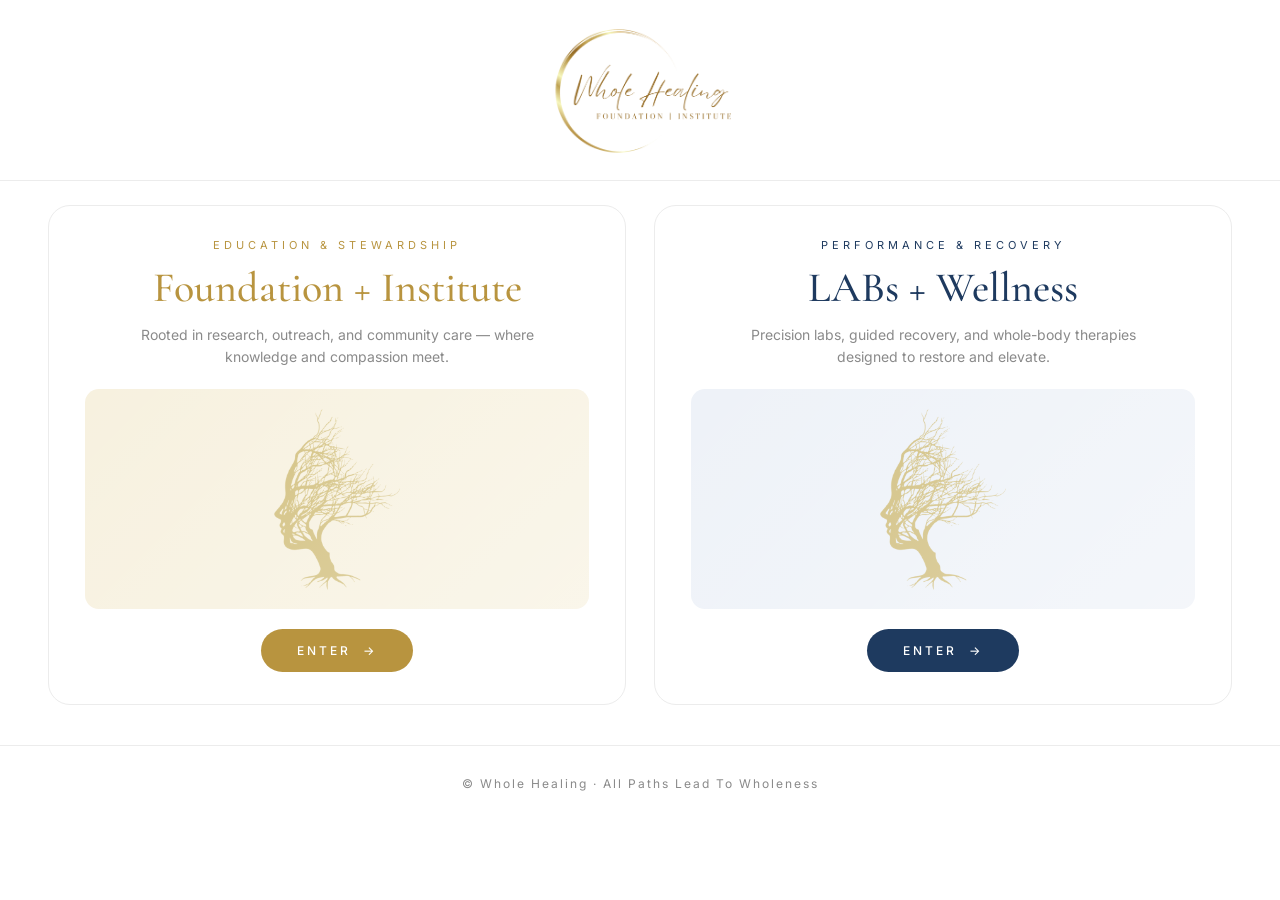
<file: index.html>
<!DOCTYPE html>
<html lang="en">
<head>
<meta charset="UTF-8" />
<meta name="viewport" content="width=device-width, initial-scale=1.0" />
<title>Whole Healing — Choose Your Path</title>
<link rel="preconnect" href="https://fonts.googleapis.com">
<link rel="preconnect" href="https://fonts.gstatic.com" crossorigin>
<link href="https://fonts.googleapis.com/css2?family=Cormorant+Garamond:wght@400;500;600;700&family=Inter:wght@300;400;500;600&display=swap" rel="stylesheet">
<style>
  :root {
    --gold: #b8943f;
    --gold-light: #d4b36a;
    --gold-soft: #f3ead6;
    --navy: #1e3a5f;
    --navy-light: #2d4f7a;
    --navy-soft: #e5ecf4;
    --white: #ffffff;
    --ink: #2b2b2b;
    --muted: #8a8a8a;
    --line: #ececec;
    --filler: #f3f1ec;
  }
  * { box-sizing: border-box; margin: 0; padding: 0; }
  html, body { height: 100%; }
  body {
    font-family: 'Inter', sans-serif;
    background: var(--white);
    color: var(--ink);
  }
  a { color: inherit; text-decoration: none; }

  /* Top bar */
  .topbar {
    display: flex;
    align-items: center;
    justify-content: center;
    padding: 20px 48px;
    border-bottom: 1px solid var(--line);
  }
  .brand {
    display: flex;
    align-items: center;
    gap: 12px;
  }
  .brand img { height: 140px; width: auto; display: block; }
  .brand-name { display: none; }
  .topbar-links {
    display: flex;
    gap: 36px;
  }
  .topbar-links a {
    font-size: 12px;
    letter-spacing: 3px;
    text-transform: uppercase;
    color: var(--muted);
    transition: color 0.2s;
  }
  .topbar-links a:hover { color: var(--ink); }

  /* Intro */
  .intro {
    text-align: center;
    padding: 80px 24px 40px;
    max-width: 760px;
    margin: 0 auto;
  }
  .intro .eyebrow {
    font-size: 11px;
    letter-spacing: 5px;
    text-transform: uppercase;
    color: var(--muted);
    margin-bottom: 18px;
  }
  .intro h1 {
    font-family: 'Cormorant Garamond', serif;
    font-weight: 500;
    font-size: 62px;
    line-height: 1.1;
    color: var(--ink);
    margin-bottom: 18px;
  }
  .intro h1 em {
    font-style: italic;
    color: var(--gold);
  }
  .intro p {
    font-size: 16px;
    line-height: 1.7;
    color: var(--muted);
    max-width: 540px;
    margin: 0 auto;
  }

  /* Path selector */
  .paths {
    max-width: 1280px;
    margin: 0 auto;
    padding: 24px 48px 40px;
    display: grid;
    grid-template-columns: 1fr 1fr;
    gap: 28px;
  }
  .path {
    background: var(--white);
    border: 1px solid var(--line);
    border-radius: 22px;
    padding: 32px 36px;
    display: flex;
    flex-direction: column;
    align-items: center;
    text-align: center;
    transition: all 0.4s ease;
    cursor: pointer;
  }
  .path:hover {
    transform: translateY(-8px);
    box-shadow: 0 30px 70px rgba(0,0,0,0.08);
  }
  .path.foundation:hover { border-color: var(--gold-light); }
  .path.labs:hover { border-color: var(--navy-light); }

  .path-tag {
    font-size: 11px;
    letter-spacing: 4px;
    text-transform: uppercase;
    color: var(--muted);
    margin-bottom: 14px;
  }
  .path.foundation .path-tag { color: var(--gold); }
  .path.labs .path-tag { color: var(--navy); }

  .path-title {
    font-family: 'Cormorant Garamond', serif;
    font-weight: 500;
    font-size: 42px;
    line-height: 1.05;
    margin-bottom: 14px;
    white-space: nowrap;
  }
  .path.foundation .path-title { color: var(--gold); }
  .path.labs .path-title { color: var(--navy); }

  .path-desc {
    font-size: 14px;
    line-height: 1.6;
    color: var(--muted);
    margin: 0 auto 20px;
    max-width: 420px;
  }

  /* Single filler photo per panel — now uses the tree-of-life visual */
  .filler {
    width: 100%;
    aspect-ratio: 16 / 7;
    background: var(--filler);
    border-radius: 14px;
    display: flex;
    align-items: center;
    justify-content: center;
    position: relative;
    overflow: hidden;
    margin-bottom: 20px;
  }
  .filler img {
    max-height: 82%;
    max-width: 72%;
    width: auto;
    height: auto;
    object-fit: contain;
    opacity: 0.9;
  }
  .path.foundation .filler {
    background: #f7f1df;
    color: #d9c787;
  }
  .path.labs .filler {
    background: #eef2f8;
    color: #b6c4d8;
  }
  .filler::after {
    content: '';
    position: absolute;
    inset: 0;
    background: linear-gradient(135deg, rgba(255,255,255,0) 0%, rgba(255,255,255,0.35) 100%);
    pointer-events: none;
  }
  .filler-icon {
    width: 40px;
    height: 40px;
    border: 2px dashed currentColor;
    border-radius: 6px;
    position: relative;
  }
  .filler-icon::before {
    content: '';
    position: absolute;
    width: 10px;
    height: 10px;
    border-radius: 50%;
    background: currentColor;
    top: 8px;
    left: 8px;
    opacity: 0.6;
  }
  .filler-icon::after {
    content: '';
    position: absolute;
    inset: 0;
    border-bottom: 2px solid currentColor;
    clip-path: polygon(0 70%, 30% 45%, 55% 60%, 100% 35%, 100% 100%, 0 100%);
    opacity: 0.5;
  }

  .path-cta {
    margin-top: auto;
    display: inline-flex;
    align-items: center;
    gap: 12px;
    align-self: center;
    padding: 14px 36px;
    border-radius: 999px;
    font-size: 12px;
    letter-spacing: 3px;
    text-transform: uppercase;
    font-weight: 500;
    transition: all 0.3s ease;
  }
  .path.foundation .path-cta {
    background: var(--gold);
    color: #fff;
  }
  .path.foundation .path-cta:hover { background: #a27f30; }
  .path.labs .path-cta {
    background: var(--navy);
    color: #fff;
  }
  .path.labs .path-cta:hover { background: #15283f; }
  .path-cta span { transition: transform 0.3s; display: inline-block; }
  .path:hover .path-cta span { transform: translateX(6px); }

  footer {
    border-top: 1px solid var(--line);
    text-align: center;
    padding: 30px;
    font-size: 12px;
    letter-spacing: 2px;
    color: var(--muted);
  }

  @media (max-width: 820px) {
    .topbar { padding: 12px 20px; }
    .brand img { height: 96px; }
    .intro h1 { font-size: 40px; }
    .paths { grid-template-columns: 1fr; padding: 16px 20px 32px; gap: 16px; }
    .path { padding: 22px 20px; }
    .path-title { font-size: 30px; white-space: normal; }
    .path-desc { font-size: 13px; margin-bottom: 14px; }
    .filler { aspect-ratio: 16 / 6; margin-bottom: 14px; }
    .path-cta { padding: 11px 24px; font-size: 11px; letter-spacing: 2.5px; }
    footer { padding: 16px; font-size: 11px; }
  }
  @media (max-width: 480px) {
    .topbar { padding: 10px 16px; }
    .brand img { height: 80px; }
    .path-title { font-size: 26px; }
  }
</style>
</head>
<body>

  <header class="topbar">
    <a href="index.html" class="brand">
      <img src="whole-healing-logo-update.png" alt="Whole Healing" />
      <span class="brand-name">Whole Healing</span>
    </a>
  </header>

  <section class="paths">
    <a class="path foundation" href="foundation-institute.html">
      <div class="path-tag">Education &amp; Stewardship</div>
      <h2 class="path-title">Foundation + Institute</h2>
      <p class="path-desc">Rooted in research, outreach, and community care — where knowledge and compassion meet.</p>
      <div class="filler"><img src="whole-healing-homepage-tree-of-life-min-400x574.png" alt="Tree of Life" /></div>
      <span class="path-cta">Enter <span>→</span></span>
    </a>

    <a class="path labs" href="labs-wellness.html">
      <div class="path-tag">Performance &amp; Recovery</div>
      <h2 class="path-title">LABs + Wellness</h2>
      <p class="path-desc">Precision labs, guided recovery, and whole-body therapies designed to restore and elevate.</p>
      <div class="filler"><img src="whole-healing-homepage-tree-of-life-min-400x574.png" alt="Tree of Life" /></div>
      <span class="path-cta">Enter <span>→</span></span>
    </a>
  </section>

  <footer>
    © Whole Healing · All Paths Lead To Wholeness
  </footer>

</body>
</html>
</file>
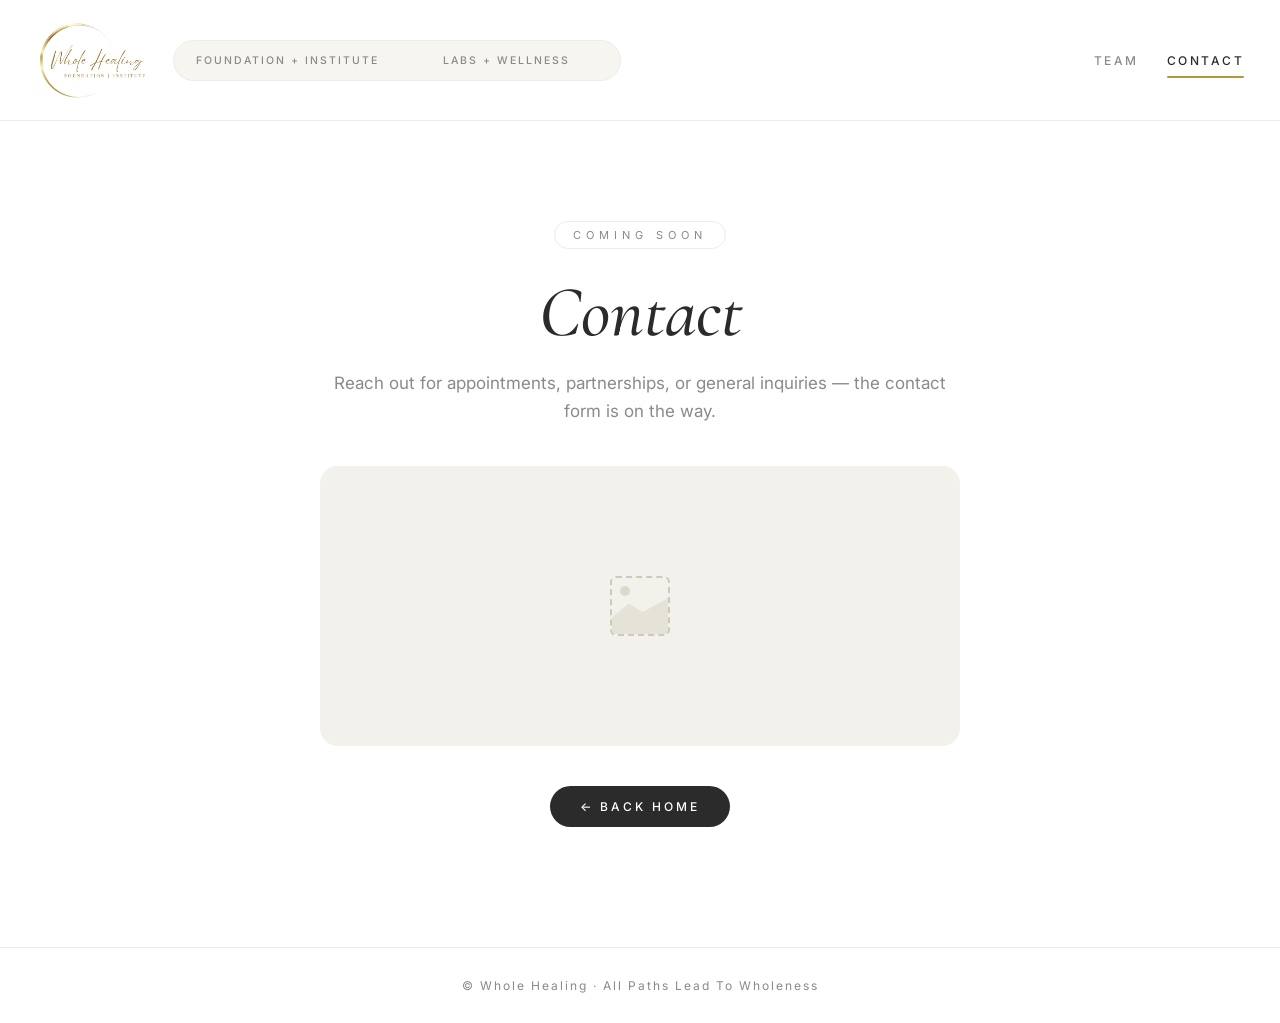
<file: contact.html>
<!DOCTYPE html>
<html lang="en">
<head>
<meta charset="UTF-8" />
<meta name="viewport" content="width=device-width, initial-scale=1.0" />
<title>Contact — Whole Healing</title>
<link rel="preconnect" href="https://fonts.googleapis.com">
<link rel="preconnect" href="https://fonts.gstatic.com" crossorigin>
<link href="https://fonts.googleapis.com/css2?family=Cormorant+Garamond:wght@400;500;600;700&family=Inter:wght@300;400;500;600&display=swap" rel="stylesheet">
<link rel="stylesheet" href="styles.css">
</head>
<body>
  <nav class="nav">
    <a href="index.html" class="nav-brand">
      <img src="whole-healing-logo-update.png" alt="Whole Healing" />
      <span class="nav-brand-name">Whole Healing</span>
    </a>
    <div class="nav-toggle neutral" role="tablist" aria-label="Switch experience">
      <span class="nav-toggle-indicator"></span>
      <a href="foundation-institute.html">Foundation + Institute</a>
      <a href="labs-wellness.html">LABs + Wellness</a>
    </div>
    <div class="nav-menu">
      <a href="team.html">Team</a>
      <a class="active" href="contact.html">Contact</a>
    </div>
  </nav>

  <section class="coming-soon neutral">
    <span class="badge">Coming Soon</span>
    <h1><em>Contact</em></h1>
    <p>Reach out for appointments, partnerships, or general inquiries — the contact form is on the way.</p>
    <div class="big-filler"><div class="filler-icon"></div></div>
    <a href="index.html" class="back-link">← Back Home</a>
  </section>

  <footer>© Whole Healing · All Paths Lead To Wholeness</footer>
<script src="nav.js" defer></script>
</body>
</html>
</file>
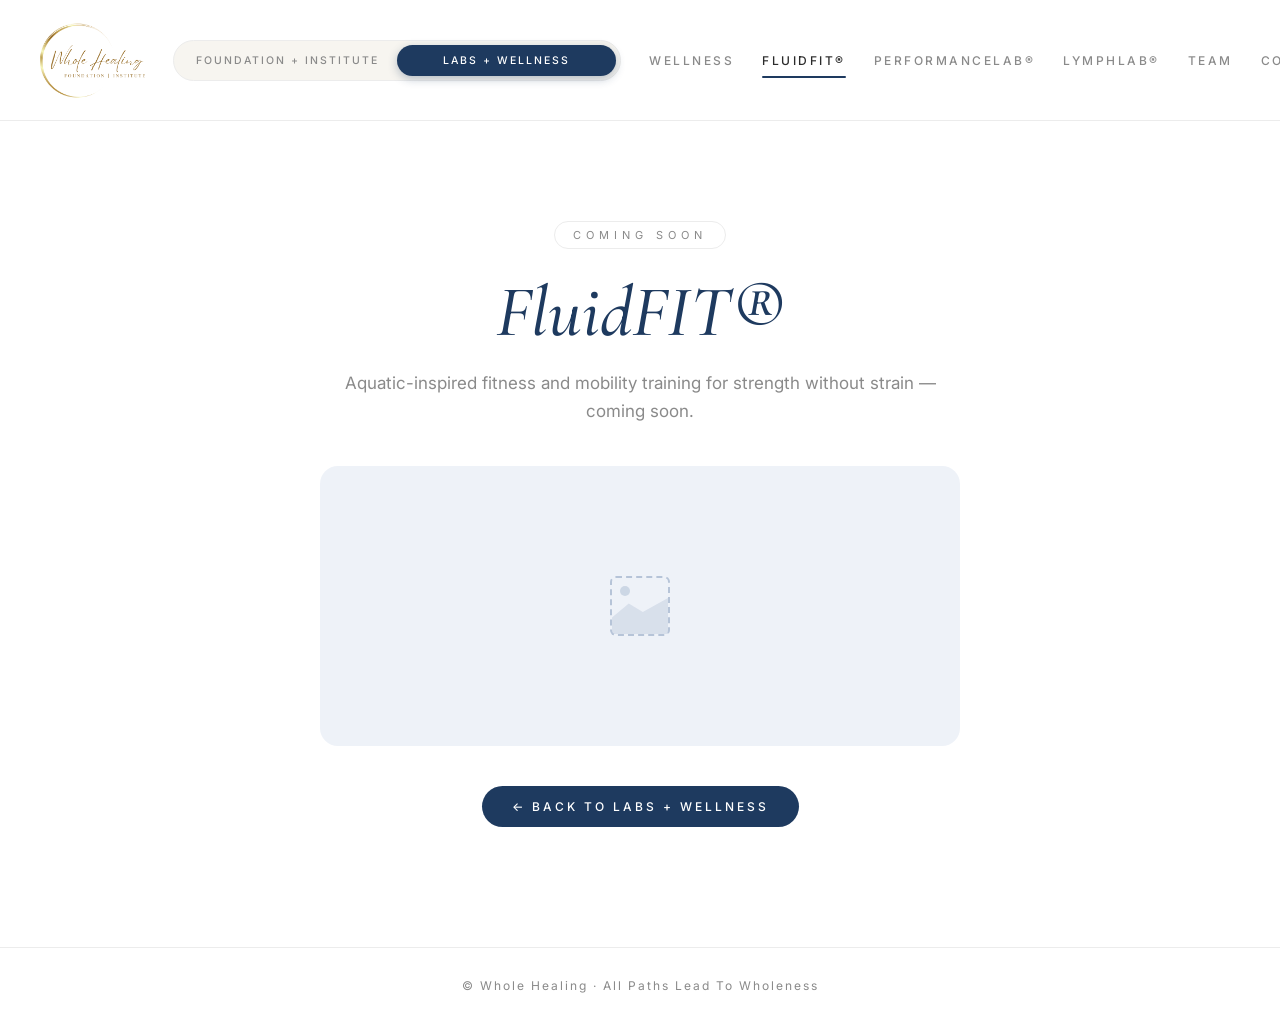
<file: fluidfit.html>
<!DOCTYPE html>
<html lang="en">
<head>
<meta charset="UTF-8" />
<meta name="viewport" content="width=device-width, initial-scale=1.0" />
<title>FluidFIT® — Whole Healing</title>
<link rel="preconnect" href="https://fonts.googleapis.com">
<link rel="preconnect" href="https://fonts.gstatic.com" crossorigin>
<link href="https://fonts.googleapis.com/css2?family=Cormorant+Garamond:wght@400;500;600;700&family=Inter:wght@300;400;500;600&display=swap" rel="stylesheet">
<link rel="stylesheet" href="styles.css">
</head>
<body>
  <nav class="nav">
    <a href="index.html" class="nav-brand">
      <img src="whole-healing-logo-update.png" alt="Whole Healing" />
      <span class="nav-brand-name">Whole Healing</span>
    </a>
    <div class="nav-toggle lw" role="tablist">
      <span class="nav-toggle-indicator"></span>
      <a href="foundation-institute.html">Foundation + Institute</a>
      <a class="active" href="labs-wellness.html">LABs + Wellness</a>
    </div>
    <div class="nav-menu navy">
      <a href="wellness.html">Wellness</a>
      <a class="active" href="fluidfit.html">FluidFIT®</a>
      <a href="perfor-lab.html">PerformanceLAB®</a>
      <a href="lymph-lab.html">LymphLAB®</a>
      <a href="team.html">Team</a>
      <a href="contact.html">Contact</a>
    </div>
  </nav>

  <section class="coming-soon navy">
    <span class="badge">Coming Soon</span>
    <h1><em>FluidFIT®</em></h1>
    <p>Aquatic-inspired fitness and mobility training for strength without strain — coming soon.</p>
    <div class="big-filler"><div class="filler-icon"></div></div>
    <a href="labs-wellness.html" class="back-link">← Back to LABs + Wellness</a>
  </section>

  <footer>© Whole Healing · All Paths Lead To Wholeness</footer>
<script src="nav.js" defer></script>
</body>
</html>
</file>
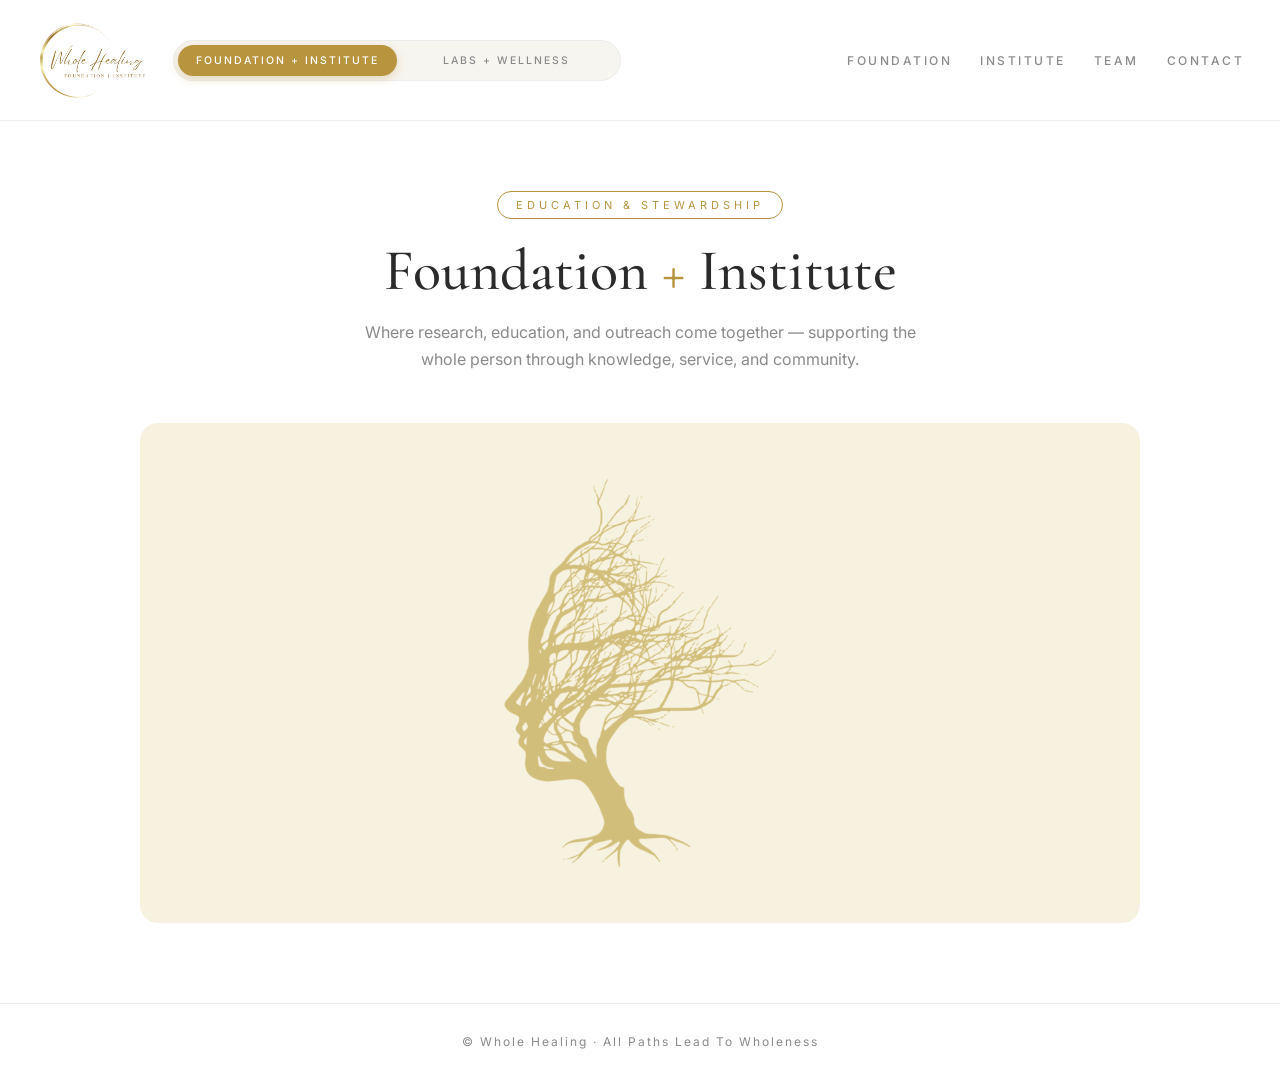
<file: foundation-institute.html>
<!DOCTYPE html>
<html lang="en">
<head>
<meta charset="UTF-8" />
<meta name="viewport" content="width=device-width, initial-scale=1.0" />
<title>Foundation + Institute — Whole Healing</title>
<link rel="preconnect" href="https://fonts.googleapis.com">
<link rel="preconnect" href="https://fonts.gstatic.com" crossorigin>
<link href="https://fonts.googleapis.com/css2?family=Cormorant+Garamond:wght@400;500;600;700&family=Inter:wght@300;400;500;600&display=swap" rel="stylesheet">
<link rel="stylesheet" href="styles.css">
</head>
<body>

  <nav class="nav">
    <a href="index.html" class="nav-brand">
      <img src="whole-healing-logo-update.png" alt="Whole Healing" />
      <span class="nav-brand-name">Whole Healing</span>
    </a>
    <div class="nav-toggle fi" role="tablist" aria-label="Switch experience">
      <span class="nav-toggle-indicator"></span>
      <a class="active" href="foundation-institute.html">Foundation + Institute</a>
      <a href="labs-wellness.html">LABs + Wellness</a>
    </div>
    <div class="nav-menu gold">
      <a href="foundation.html">Foundation</a>
      <a href="institute.html">Institute</a>
      <a href="team.html">Team</a>
      <a href="contact.html">Contact</a>
    </div>
  </nav>

  <section class="hero gold">
    <span class="eyebrow">Education &amp; Stewardship</span>
    <h1>Foundation <em>+</em> Institute</h1>
    <p>Where research, education, and outreach come together — supporting the whole person through knowledge, service, and community.</p>
  </section>

  <section class="hero-filler gold">
    <div class="hero-filler-inner">
      <img src="whole-healing-homepage-tree-of-life-min-400x574.png" alt="Tree of Life" />
    </div>
  </section>

  <footer>© Whole Healing · All Paths Lead To Wholeness</footer>

<script src="nav.js" defer></script>
</body>
</html>
</file>
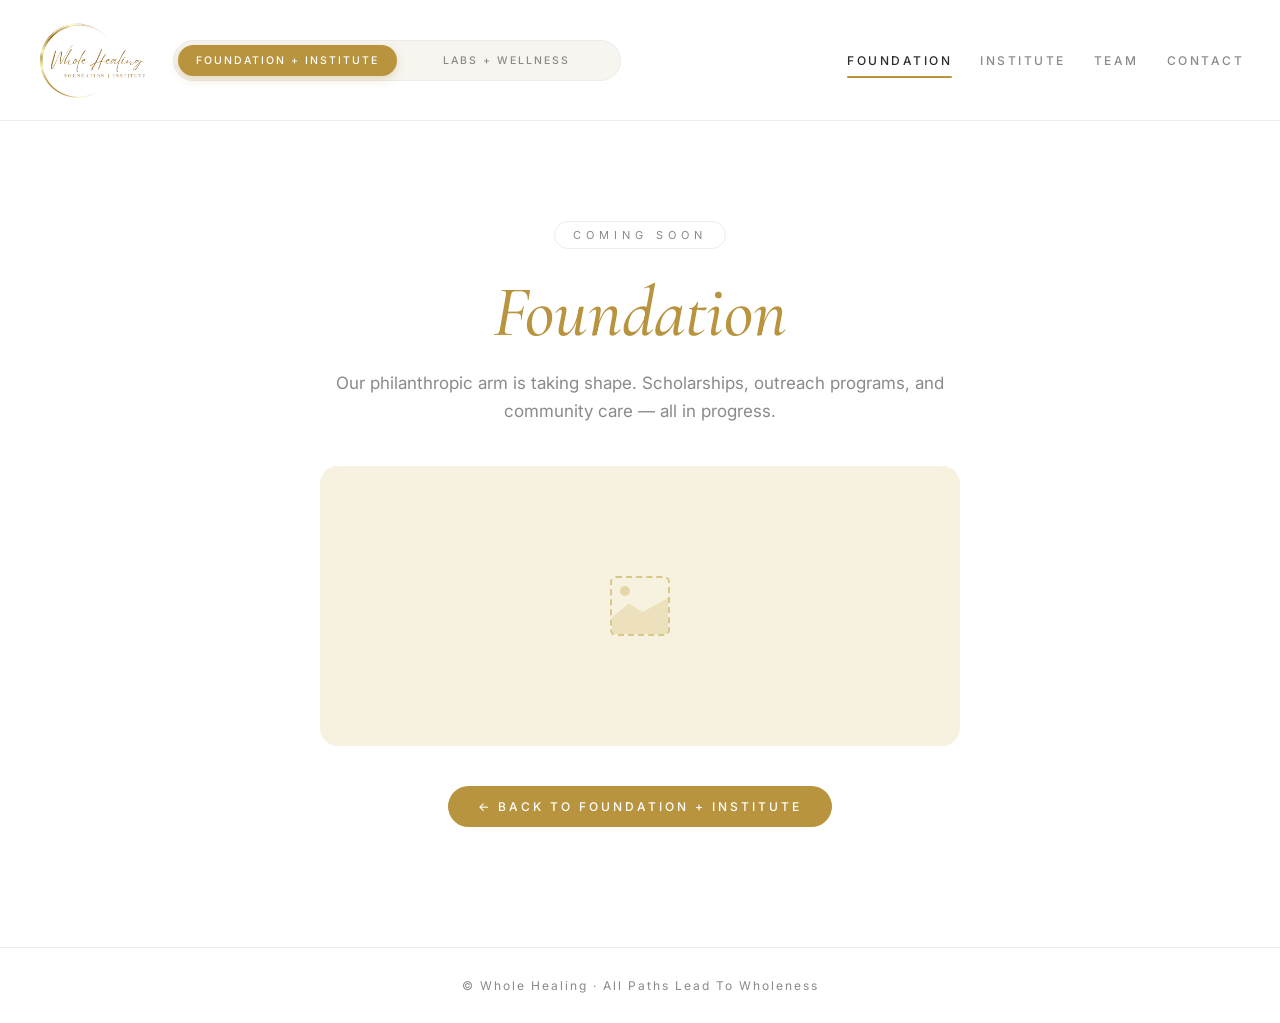
<file: foundation.html>
<!DOCTYPE html>
<html lang="en">
<head>
<meta charset="UTF-8" />
<meta name="viewport" content="width=device-width, initial-scale=1.0" />
<title>Foundation — Whole Healing</title>
<link rel="preconnect" href="https://fonts.googleapis.com">
<link rel="preconnect" href="https://fonts.gstatic.com" crossorigin>
<link href="https://fonts.googleapis.com/css2?family=Cormorant+Garamond:wght@400;500;600;700&family=Inter:wght@300;400;500;600&display=swap" rel="stylesheet">
<link rel="stylesheet" href="styles.css">
</head>
<body>
  <nav class="nav">
    <a href="index.html" class="nav-brand">
      <img src="whole-healing-logo-update.png" alt="Whole Healing" />
      <span class="nav-brand-name">Whole Healing</span>
    </a>
    <div class="nav-toggle fi" role="tablist">
      <span class="nav-toggle-indicator"></span>
      <a class="active" href="foundation-institute.html">Foundation + Institute</a>
      <a href="labs-wellness.html">LABs + Wellness</a>
    </div>
    <div class="nav-menu gold">
      <a class="active" href="foundation.html">Foundation</a>
      <a href="institute.html">Institute</a>
      <a href="team.html">Team</a>
      <a href="contact.html">Contact</a>
    </div>
  </nav>

  <section class="coming-soon gold">
    <span class="badge">Coming Soon</span>
    <h1><em>Foundation</em></h1>
    <p>Our philanthropic arm is taking shape. Scholarships, outreach programs, and community care — all in progress.</p>
    <div class="big-filler"><div class="filler-icon"></div></div>
    <a href="foundation-institute.html" class="back-link">← Back to Foundation + Institute</a>
  </section>

  <footer>© Whole Healing · All Paths Lead To Wholeness</footer>
<script src="nav.js" defer></script>
</body>
</html>
</file>
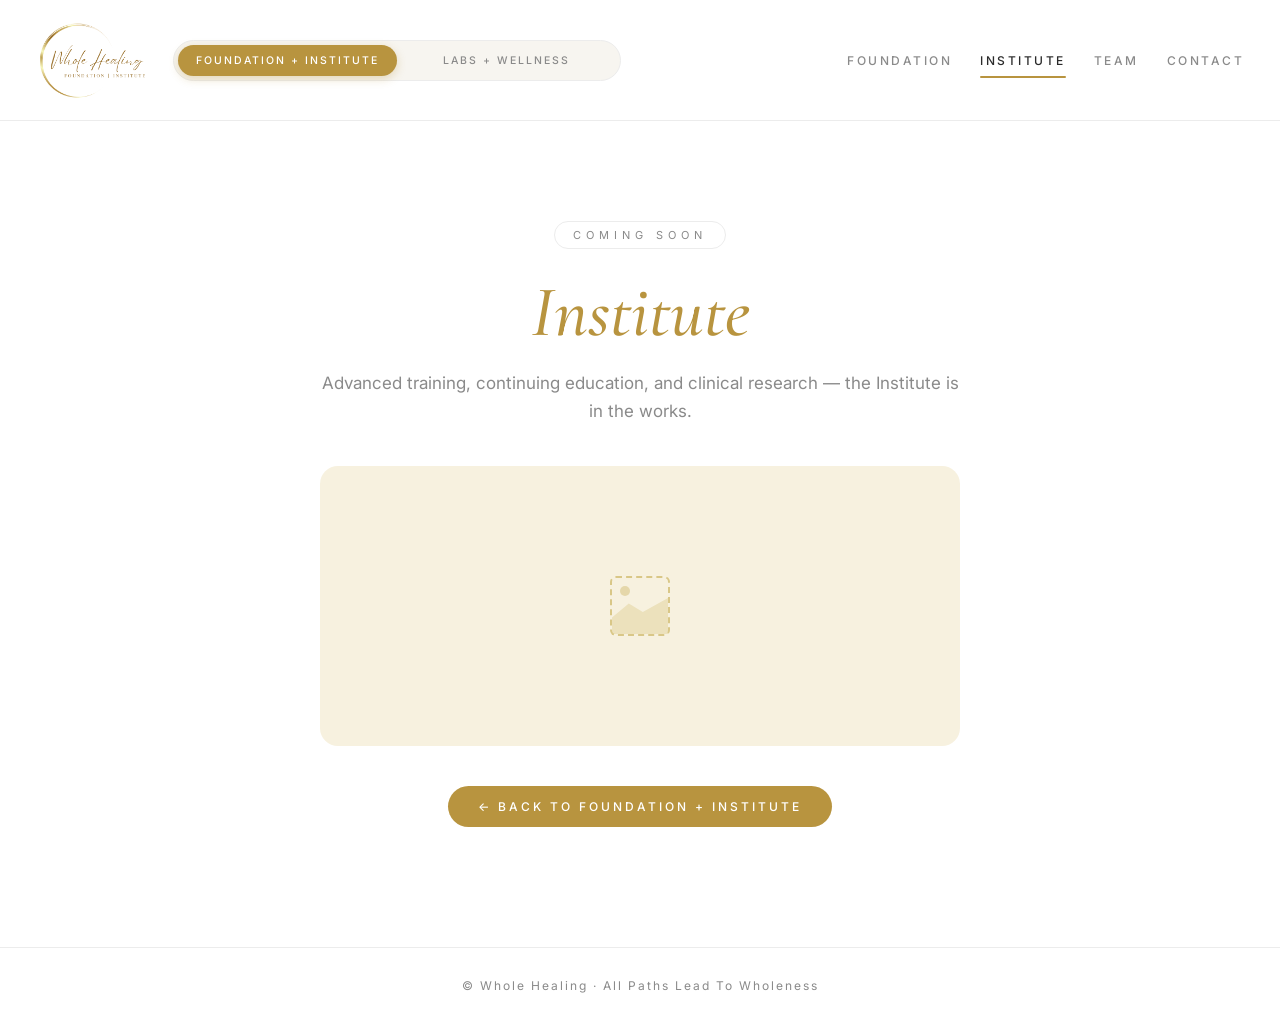
<file: institute.html>
<!DOCTYPE html>
<html lang="en">
<head>
<meta charset="UTF-8" />
<meta name="viewport" content="width=device-width, initial-scale=1.0" />
<title>Institute — Whole Healing</title>
<link rel="preconnect" href="https://fonts.googleapis.com">
<link rel="preconnect" href="https://fonts.gstatic.com" crossorigin>
<link href="https://fonts.googleapis.com/css2?family=Cormorant+Garamond:wght@400;500;600;700&family=Inter:wght@300;400;500;600&display=swap" rel="stylesheet">
<link rel="stylesheet" href="styles.css">
</head>
<body>
  <nav class="nav">
    <a href="index.html" class="nav-brand">
      <img src="whole-healing-logo-update.png" alt="Whole Healing" />
      <span class="nav-brand-name">Whole Healing</span>
    </a>
    <div class="nav-toggle fi" role="tablist">
      <span class="nav-toggle-indicator"></span>
      <a class="active" href="foundation-institute.html">Foundation + Institute</a>
      <a href="labs-wellness.html">LABs + Wellness</a>
    </div>
    <div class="nav-menu gold">
      <a href="foundation.html">Foundation</a>
      <a class="active" href="institute.html">Institute</a>
      <a href="team.html">Team</a>
      <a href="contact.html">Contact</a>
    </div>
  </nav>

  <section class="coming-soon gold">
    <span class="badge">Coming Soon</span>
    <h1><em>Institute</em></h1>
    <p>Advanced training, continuing education, and clinical research — the Institute is in the works.</p>
    <div class="big-filler"><div class="filler-icon"></div></div>
    <a href="foundation-institute.html" class="back-link">← Back to Foundation + Institute</a>
  </section>

  <footer>© Whole Healing · All Paths Lead To Wholeness</footer>
<script src="nav.js" defer></script>
</body>
</html>
</file>
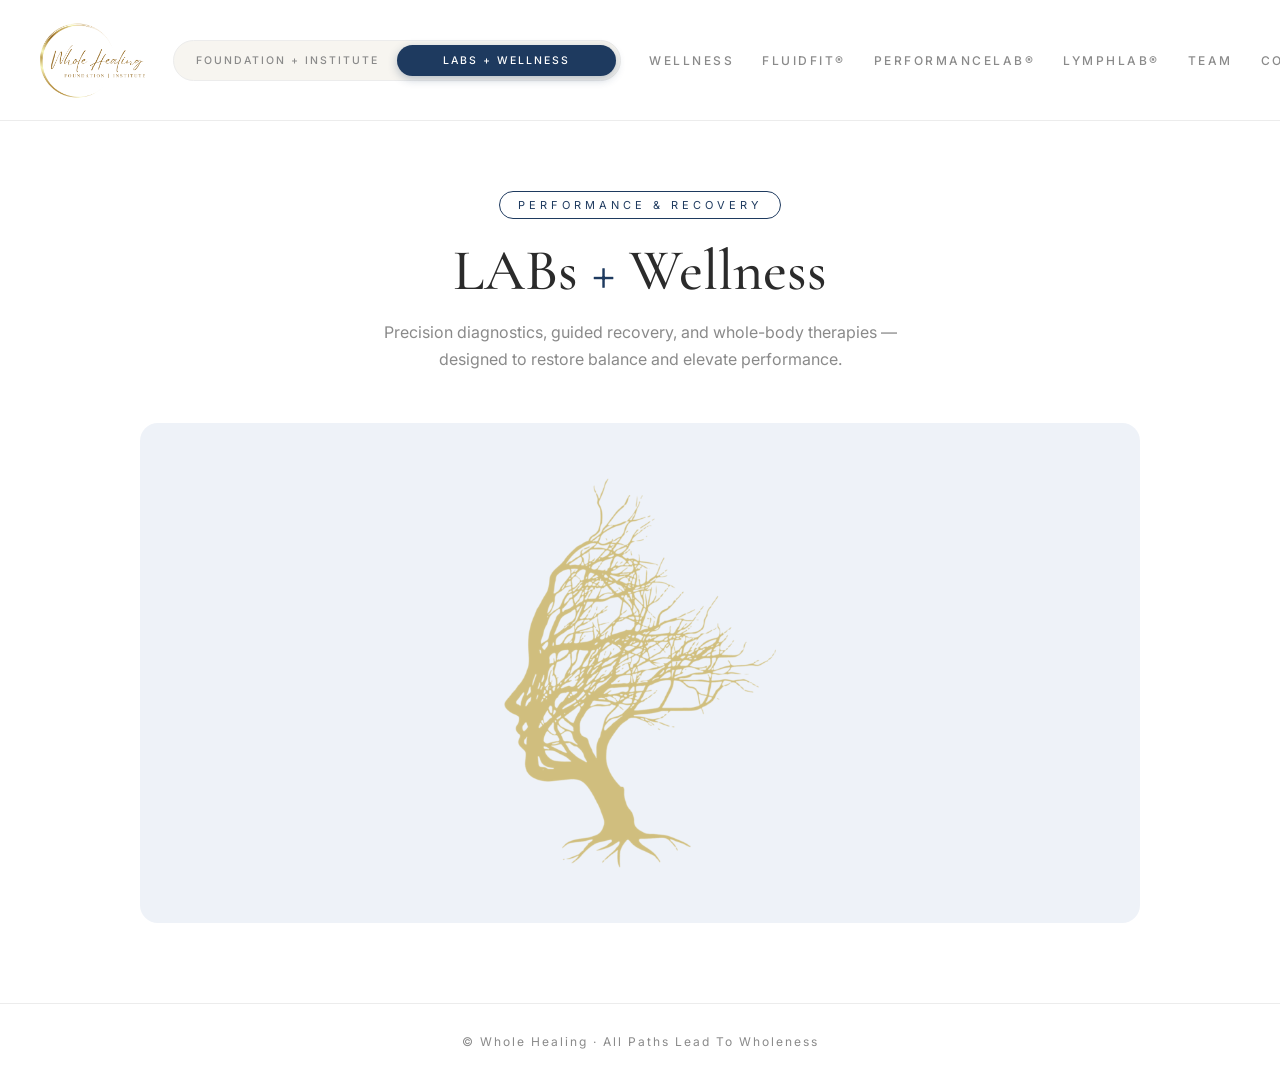
<file: labs-wellness.html>
<!DOCTYPE html>
<html lang="en">
<head>
<meta charset="UTF-8" />
<meta name="viewport" content="width=device-width, initial-scale=1.0" />
<title>LABs + Wellness — Whole Healing</title>
<link rel="preconnect" href="https://fonts.googleapis.com">
<link rel="preconnect" href="https://fonts.gstatic.com" crossorigin>
<link href="https://fonts.googleapis.com/css2?family=Cormorant+Garamond:wght@400;500;600;700&family=Inter:wght@300;400;500;600&display=swap" rel="stylesheet">
<link rel="stylesheet" href="styles.css">
</head>
<body>

  <nav class="nav">
    <a href="index.html" class="nav-brand">
      <img src="whole-healing-logo-update.png" alt="Whole Healing" />
      <span class="nav-brand-name">Whole Healing</span>
    </a>
    <div class="nav-toggle lw" role="tablist" aria-label="Switch experience">
      <span class="nav-toggle-indicator"></span>
      <a href="foundation-institute.html">Foundation + Institute</a>
      <a class="active" href="labs-wellness.html">LABs + Wellness</a>
    </div>
    <div class="nav-menu navy">
      <a href="wellness.html">Wellness</a>
      <a href="fluidfit.html">FluidFIT®</a>
      <a href="perfor-lab.html">PerformanceLAB®</a>
      <a href="lymph-lab.html">LymphLAB®</a>
      <a href="team.html">Team</a>
      <a href="contact.html">Contact</a>
    </div>
  </nav>

  <section class="hero navy">
    <span class="eyebrow">Performance &amp; Recovery</span>
    <h1>LABs <em>+</em> Wellness</h1>
    <p>Precision diagnostics, guided recovery, and whole-body therapies — designed to restore balance and elevate performance.</p>
  </section>

  <section class="hero-filler navy">
    <div class="hero-filler-inner">
      <img src="whole-healing-homepage-tree-of-life-min-400x574.png" alt="Tree of Life" />
    </div>
  </section>

  <footer>© Whole Healing · All Paths Lead To Wholeness</footer>

<script src="nav.js" defer></script>
</body>
</html>
</file>
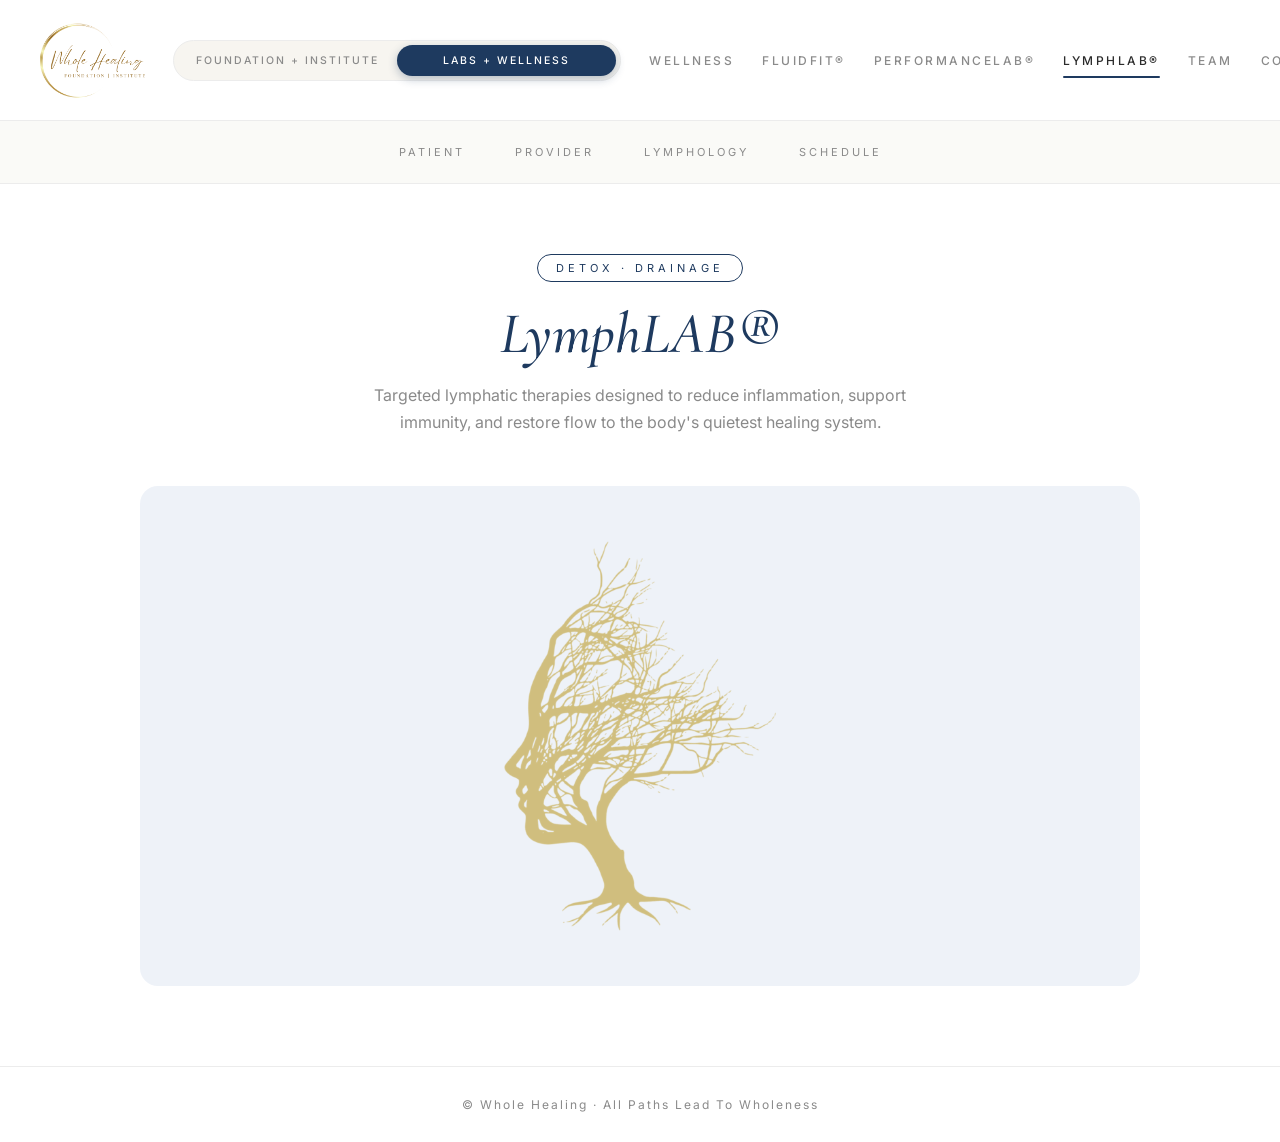
<file: lymph-lab.html>
<!DOCTYPE html>
<html lang="en">
<head>
<meta charset="UTF-8" />
<meta name="viewport" content="width=device-width, initial-scale=1.0" />
<title>LymphLAB® — Whole Healing</title>
<link rel="preconnect" href="https://fonts.googleapis.com">
<link rel="preconnect" href="https://fonts.gstatic.com" crossorigin>
<link href="https://fonts.googleapis.com/css2?family=Cormorant+Garamond:wght@400;500;600;700&family=Inter:wght@300;400;500;600&display=swap" rel="stylesheet">
<link rel="stylesheet" href="styles.css">
</head>
<body>

  <nav class="nav">
    <a href="index.html" class="nav-brand">
      <img src="whole-healing-logo-update.png" alt="Whole Healing" />
      <span class="nav-brand-name">Whole Healing</span>
    </a>
    <div class="nav-toggle lw" role="tablist" aria-label="Switch experience">
      <span class="nav-toggle-indicator"></span>
      <a href="foundation-institute.html">Foundation + Institute</a>
      <a class="active" href="labs-wellness.html">LABs + Wellness</a>
    </div>
    <div class="nav-menu navy">
      <a href="wellness.html">Wellness</a>
      <a href="fluidfit.html">FluidFIT®</a>
      <a href="perfor-lab.html">PerformanceLAB®</a>
      <a class="active" href="lymph-lab.html">LymphLAB®</a>
      <a href="team.html">Team</a>
      <a href="contact.html">Contact</a>
    </div>
  </nav>

  <!-- Secondary menu specific to LymphLAB® -->
  <nav class="submenu" aria-label="LymphLAB® sections">
    <a href="patient.html">Patient</a>
    <a href="provider.html">Provider</a>
    <a href="lymphology.html">Lymphology</a>
    <a href="https://angionmmld.janeapp.com/" target="_blank" rel="noopener">Schedule</a>
  </nav>

  <section class="hero navy">
    <span class="eyebrow">Detox · Drainage</span>
    <h1><em>LymphLAB®</em></h1>
    <p>Targeted lymphatic therapies designed to reduce inflammation, support immunity, and restore flow to the body's quietest healing system.</p>
  </section>

  <section class="hero-filler navy">
    <div class="hero-filler-inner">
      <img src="whole-healing-homepage-tree-of-life-min-400x574.png" alt="Tree of Life" />
    </div>
  </section>

  <footer>© Whole Healing · All Paths Lead To Wholeness</footer>

<script src="nav.js" defer></script>
</body>
</html>
</file>
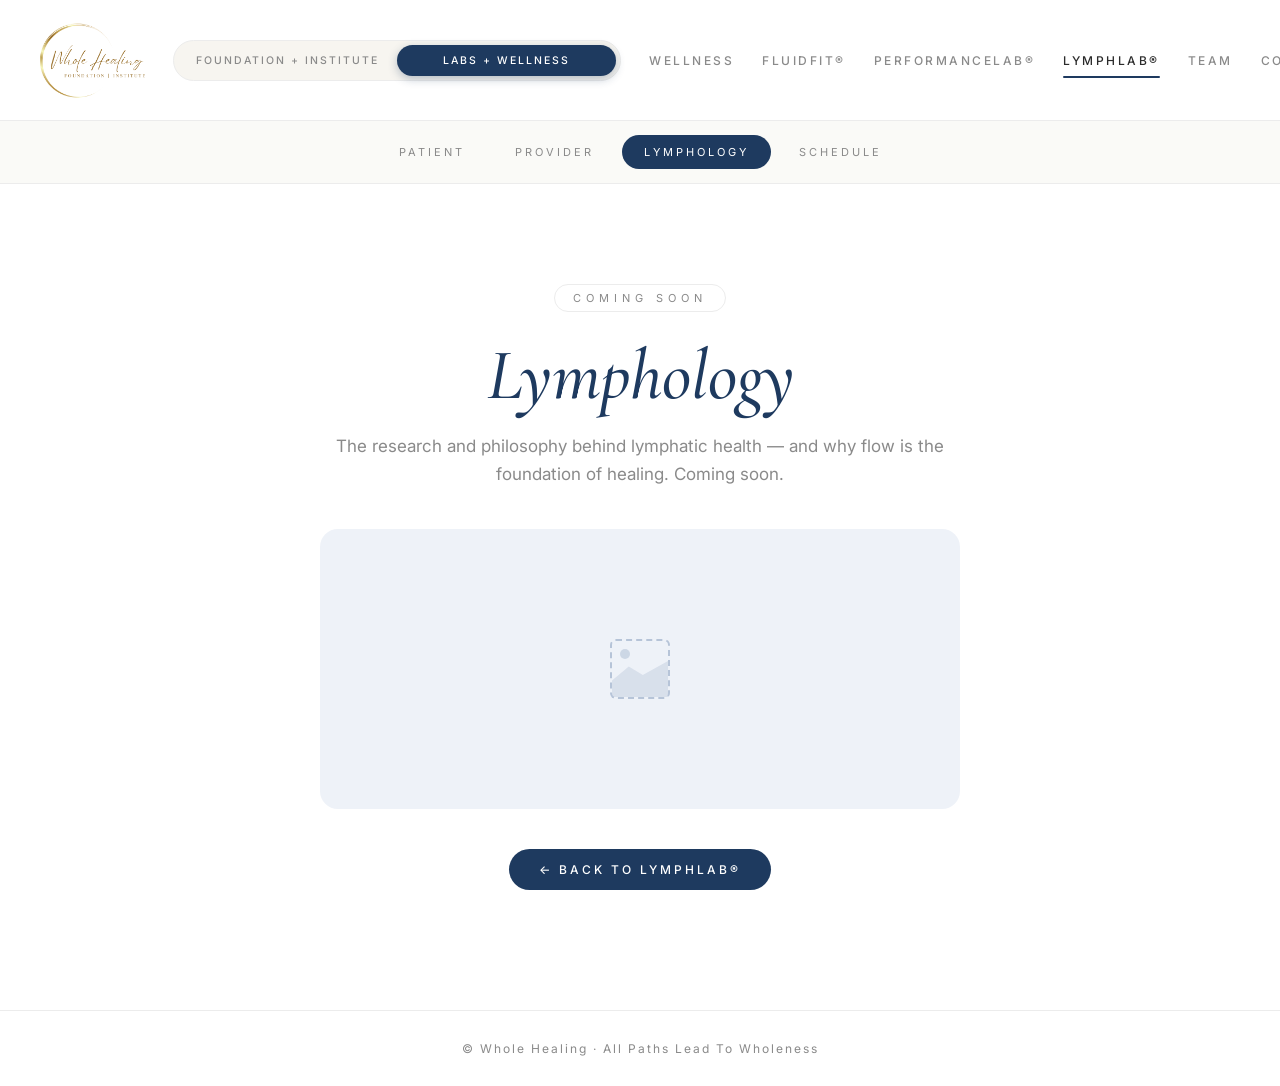
<file: lymphology.html>
<!DOCTYPE html>
<html lang="en">
<head>
<meta charset="UTF-8" />
<meta name="viewport" content="width=device-width, initial-scale=1.0" />
<title>Lymphology — LymphLAB® — Whole Healing</title>
<link rel="preconnect" href="https://fonts.googleapis.com">
<link rel="preconnect" href="https://fonts.gstatic.com" crossorigin>
<link href="https://fonts.googleapis.com/css2?family=Cormorant+Garamond:wght@400;500;600;700&family=Inter:wght@300;400;500;600&display=swap" rel="stylesheet">
<link rel="stylesheet" href="styles.css">
</head>
<body>
  <nav class="nav">
    <a href="index.html" class="nav-brand">
      <img src="whole-healing-logo-update.png" alt="Whole Healing" />
      <span class="nav-brand-name">Whole Healing</span>
    </a>
    <div class="nav-toggle lw" role="tablist">
      <span class="nav-toggle-indicator"></span>
      <a href="foundation-institute.html">Foundation + Institute</a>
      <a class="active" href="labs-wellness.html">LABs + Wellness</a>
    </div>
    <div class="nav-menu navy">
      <a href="wellness.html">Wellness</a>
      <a href="fluidfit.html">FluidFIT®</a>
      <a href="perfor-lab.html">PerformanceLAB®</a>
      <a class="active" href="lymph-lab.html">LymphLAB®</a>
      <a href="team.html">Team</a>
      <a href="contact.html">Contact</a>
    </div>
  </nav>

  <nav class="submenu" aria-label="LymphLAB® sections">
    <a href="patient.html">Patient</a>
    <a href="provider.html">Provider</a>
    <a class="active" href="lymphology.html">Lymphology</a>
    <a href="schedule.html">Schedule</a>
  </nav>

  <section class="coming-soon navy">
    <span class="badge">Coming Soon</span>
    <h1><em>Lymphology</em></h1>
    <p>The research and philosophy behind lymphatic health — and why flow is the foundation of healing. Coming soon.</p>
    <div class="big-filler"><div class="filler-icon"></div></div>
    <a href="lymph-lab.html" class="back-link">← Back to LymphLAB®</a>
  </section>

  <footer>© Whole Healing · All Paths Lead To Wholeness</footer>
<script src="nav.js" defer></script>
</body>
</html>
</file>
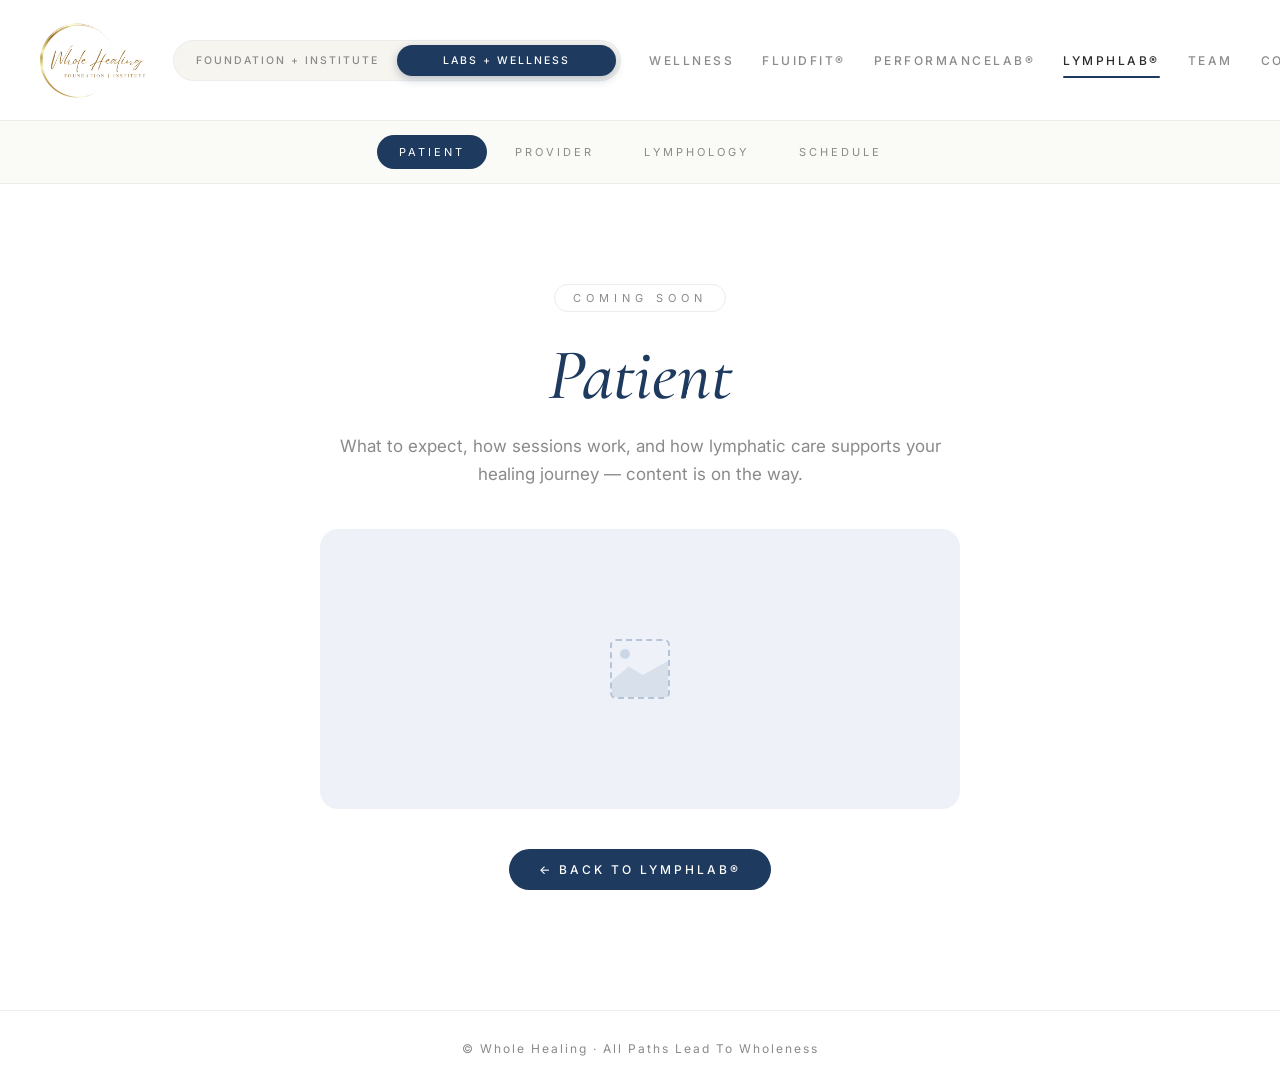
<file: patient.html>
<!DOCTYPE html>
<html lang="en">
<head>
<meta charset="UTF-8" />
<meta name="viewport" content="width=device-width, initial-scale=1.0" />
<title>Patient — LymphLAB® — Whole Healing</title>
<link rel="preconnect" href="https://fonts.googleapis.com">
<link rel="preconnect" href="https://fonts.gstatic.com" crossorigin>
<link href="https://fonts.googleapis.com/css2?family=Cormorant+Garamond:wght@400;500;600;700&family=Inter:wght@300;400;500;600&display=swap" rel="stylesheet">
<link rel="stylesheet" href="styles.css">
</head>
<body>
  <nav class="nav">
    <a href="index.html" class="nav-brand">
      <img src="whole-healing-logo-update.png" alt="Whole Healing" />
      <span class="nav-brand-name">Whole Healing</span>
    </a>
    <div class="nav-toggle lw" role="tablist">
      <span class="nav-toggle-indicator"></span>
      <a href="foundation-institute.html">Foundation + Institute</a>
      <a class="active" href="labs-wellness.html">LABs + Wellness</a>
    </div>
    <div class="nav-menu navy">
      <a href="wellness.html">Wellness</a>
      <a href="fluidfit.html">FluidFIT®</a>
      <a href="perfor-lab.html">PerformanceLAB®</a>
      <a class="active" href="lymph-lab.html">LymphLAB®</a>
      <a href="team.html">Team</a>
      <a href="contact.html">Contact</a>
    </div>
  </nav>

  <nav class="submenu" aria-label="LymphLAB® sections">
    <a class="active" href="patient.html">Patient</a>
    <a href="provider.html">Provider</a>
    <a href="lymphology.html">Lymphology</a>
    <a href="schedule.html">Schedule</a>
  </nav>

  <section class="coming-soon navy">
    <span class="badge">Coming Soon</span>
    <h1><em>Patient</em></h1>
    <p>What to expect, how sessions work, and how lymphatic care supports your healing journey — content is on the way.</p>
    <div class="big-filler"><div class="filler-icon"></div></div>
    <a href="lymph-lab.html" class="back-link">← Back to LymphLAB®</a>
  </section>

  <footer>© Whole Healing · All Paths Lead To Wholeness</footer>
<script src="nav.js" defer></script>
</body>
</html>
</file>
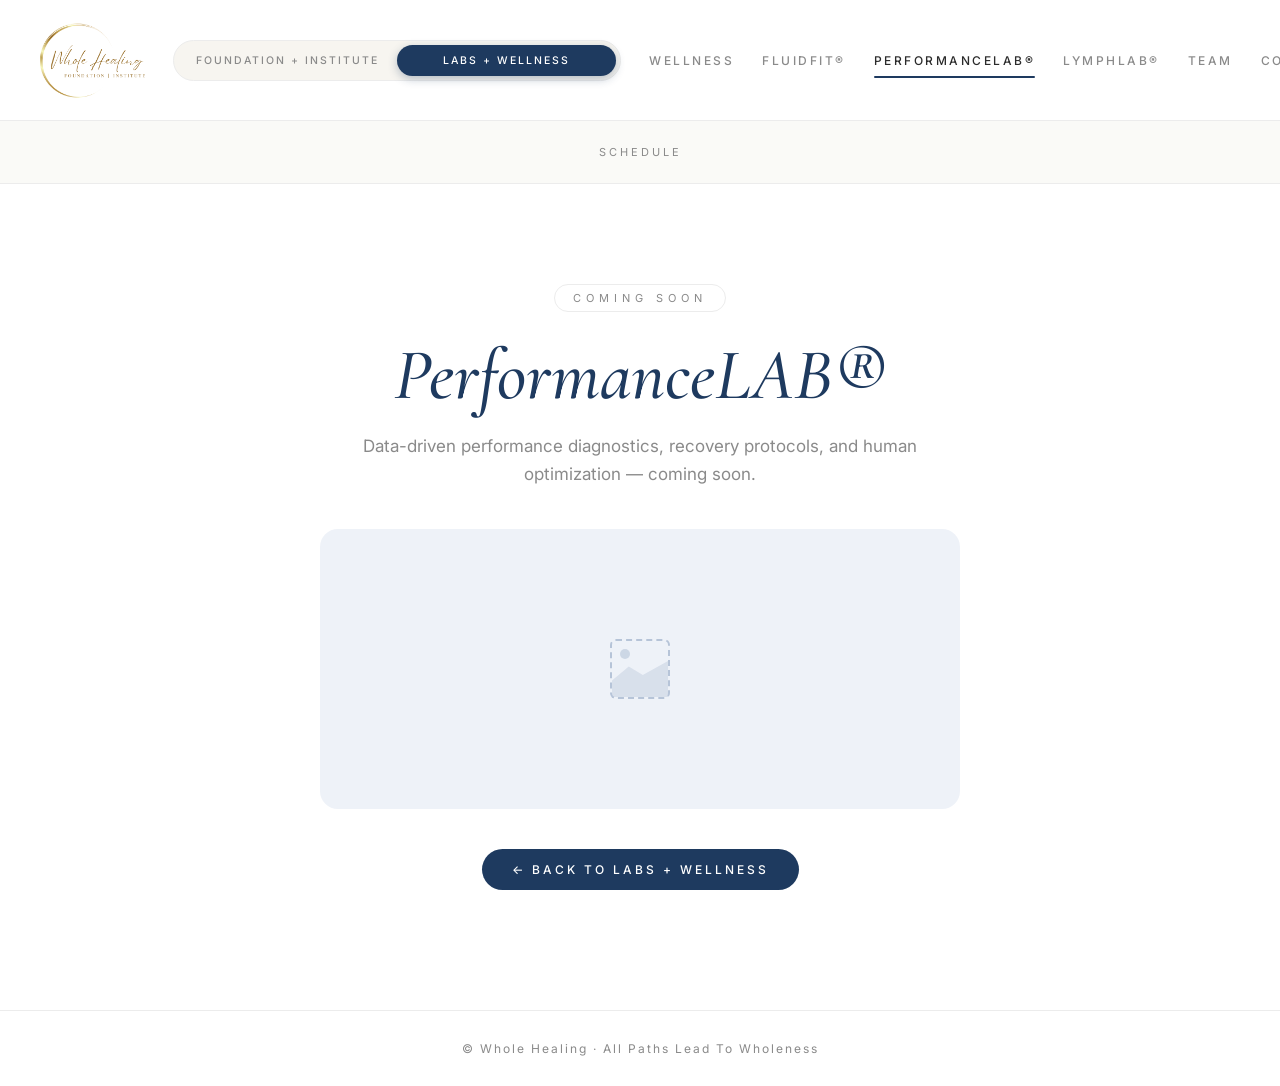
<file: perfor-lab.html>
<!DOCTYPE html>
<html lang="en">
<head>
<meta charset="UTF-8" />
<meta name="viewport" content="width=device-width, initial-scale=1.0" />
<title>PerformanceLAB® — Whole Healing</title>
<link rel="preconnect" href="https://fonts.googleapis.com">
<link rel="preconnect" href="https://fonts.gstatic.com" crossorigin>
<link href="https://fonts.googleapis.com/css2?family=Cormorant+Garamond:wght@400;500;600;700&family=Inter:wght@300;400;500;600&display=swap" rel="stylesheet">
<link rel="stylesheet" href="styles.css">
</head>
<body>
  <nav class="nav">
    <a href="index.html" class="nav-brand">
      <img src="whole-healing-logo-update.png" alt="Whole Healing" />
      <span class="nav-brand-name">Whole Healing</span>
    </a>
    <div class="nav-toggle lw" role="tablist">
      <span class="nav-toggle-indicator"></span>
      <a href="foundation-institute.html">Foundation + Institute</a>
      <a class="active" href="labs-wellness.html">LABs + Wellness</a>
    </div>
    <div class="nav-menu navy">
      <a href="wellness.html">Wellness</a>
      <a href="fluidfit.html">FluidFIT®</a>
      <a class="active" href="perfor-lab.html">PerformanceLAB®</a>
      <a href="lymph-lab.html">LymphLAB®</a>
      <a href="team.html">Team</a>
      <a href="contact.html">Contact</a>
    </div>
  </nav>

  <!-- Secondary menu specific to PerformanceLAB® -->
  <nav class="submenu" aria-label="PerformanceLAB® sections">
    <a href="https://performancelabff.janeapp.com/" target="_blank" rel="noopener">Schedule</a>
  </nav>

  <section class="coming-soon navy">
    <span class="badge">Coming Soon</span>
    <h1><em>PerformanceLAB®</em></h1>
    <p>Data-driven performance diagnostics, recovery protocols, and human optimization — coming soon.</p>
    <div class="big-filler"><div class="filler-icon"></div></div>
    <a href="labs-wellness.html" class="back-link">← Back to LABs + Wellness</a>
  </section>

  <footer>© Whole Healing · All Paths Lead To Wholeness</footer>
<script src="nav.js" defer></script>
</body>
</html>
</file>
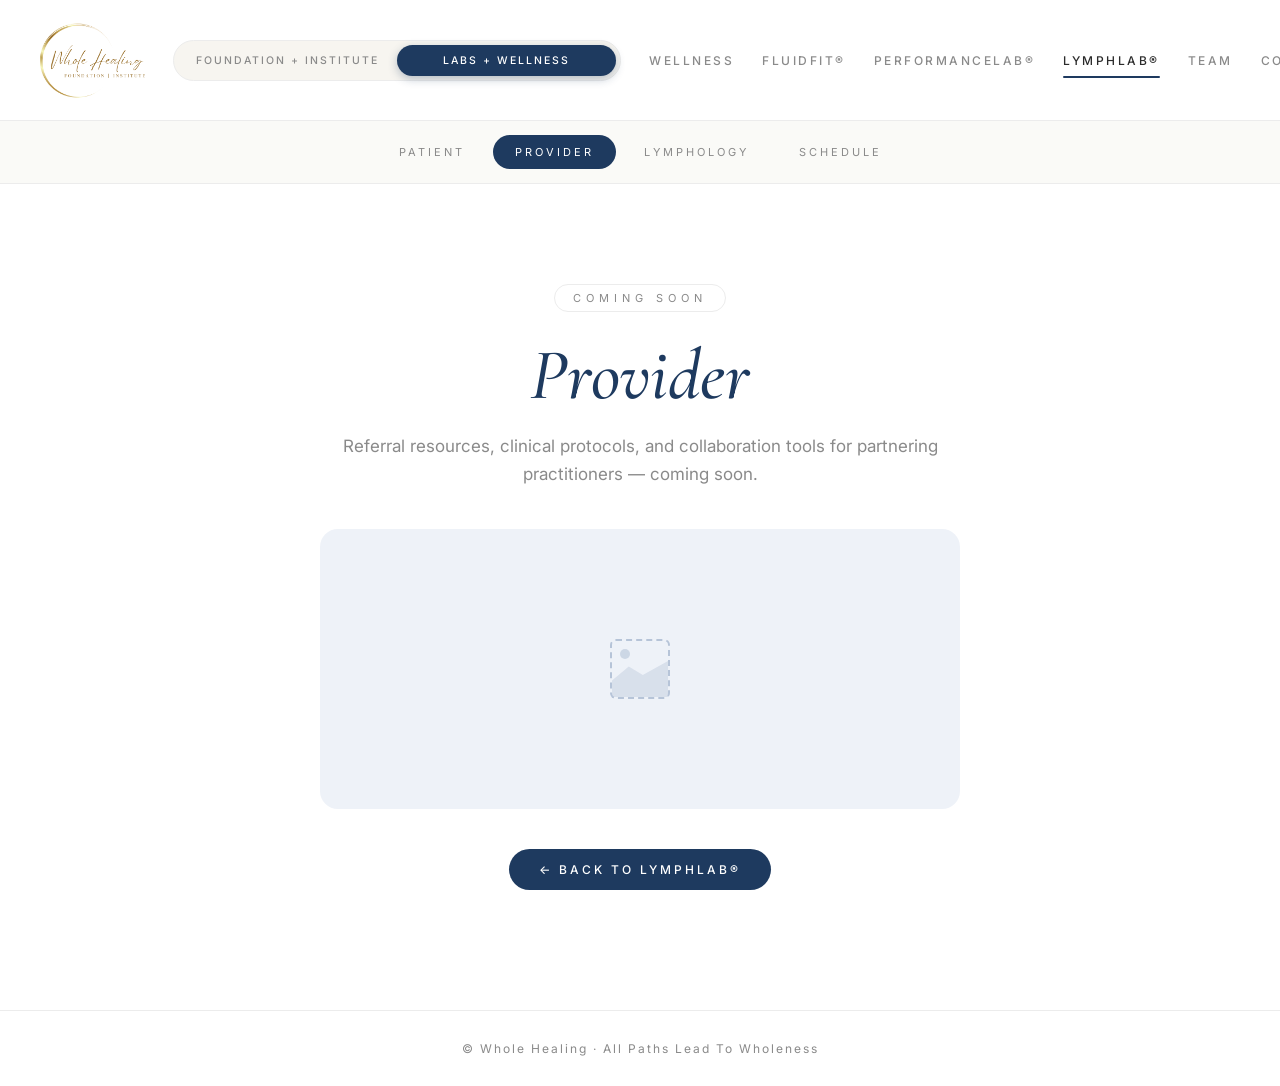
<file: provider.html>
<!DOCTYPE html>
<html lang="en">
<head>
<meta charset="UTF-8" />
<meta name="viewport" content="width=device-width, initial-scale=1.0" />
<title>Provider — LymphLAB® — Whole Healing</title>
<link rel="preconnect" href="https://fonts.googleapis.com">
<link rel="preconnect" href="https://fonts.gstatic.com" crossorigin>
<link href="https://fonts.googleapis.com/css2?family=Cormorant+Garamond:wght@400;500;600;700&family=Inter:wght@300;400;500;600&display=swap" rel="stylesheet">
<link rel="stylesheet" href="styles.css">
</head>
<body>
  <nav class="nav">
    <a href="index.html" class="nav-brand">
      <img src="whole-healing-logo-update.png" alt="Whole Healing" />
      <span class="nav-brand-name">Whole Healing</span>
    </a>
    <div class="nav-toggle lw" role="tablist">
      <span class="nav-toggle-indicator"></span>
      <a href="foundation-institute.html">Foundation + Institute</a>
      <a class="active" href="labs-wellness.html">LABs + Wellness</a>
    </div>
    <div class="nav-menu navy">
      <a href="wellness.html">Wellness</a>
      <a href="fluidfit.html">FluidFIT®</a>
      <a href="perfor-lab.html">PerformanceLAB®</a>
      <a class="active" href="lymph-lab.html">LymphLAB®</a>
      <a href="team.html">Team</a>
      <a href="contact.html">Contact</a>
    </div>
  </nav>

  <nav class="submenu" aria-label="LymphLAB® sections">
    <a href="patient.html">Patient</a>
    <a class="active" href="provider.html">Provider</a>
    <a href="lymphology.html">Lymphology</a>
    <a href="schedule.html">Schedule</a>
  </nav>

  <section class="coming-soon navy">
    <span class="badge">Coming Soon</span>
    <h1><em>Provider</em></h1>
    <p>Referral resources, clinical protocols, and collaboration tools for partnering practitioners — coming soon.</p>
    <div class="big-filler"><div class="filler-icon"></div></div>
    <a href="lymph-lab.html" class="back-link">← Back to LymphLAB®</a>
  </section>

  <footer>© Whole Healing · All Paths Lead To Wholeness</footer>
<script src="nav.js" defer></script>
</body>
</html>
</file>
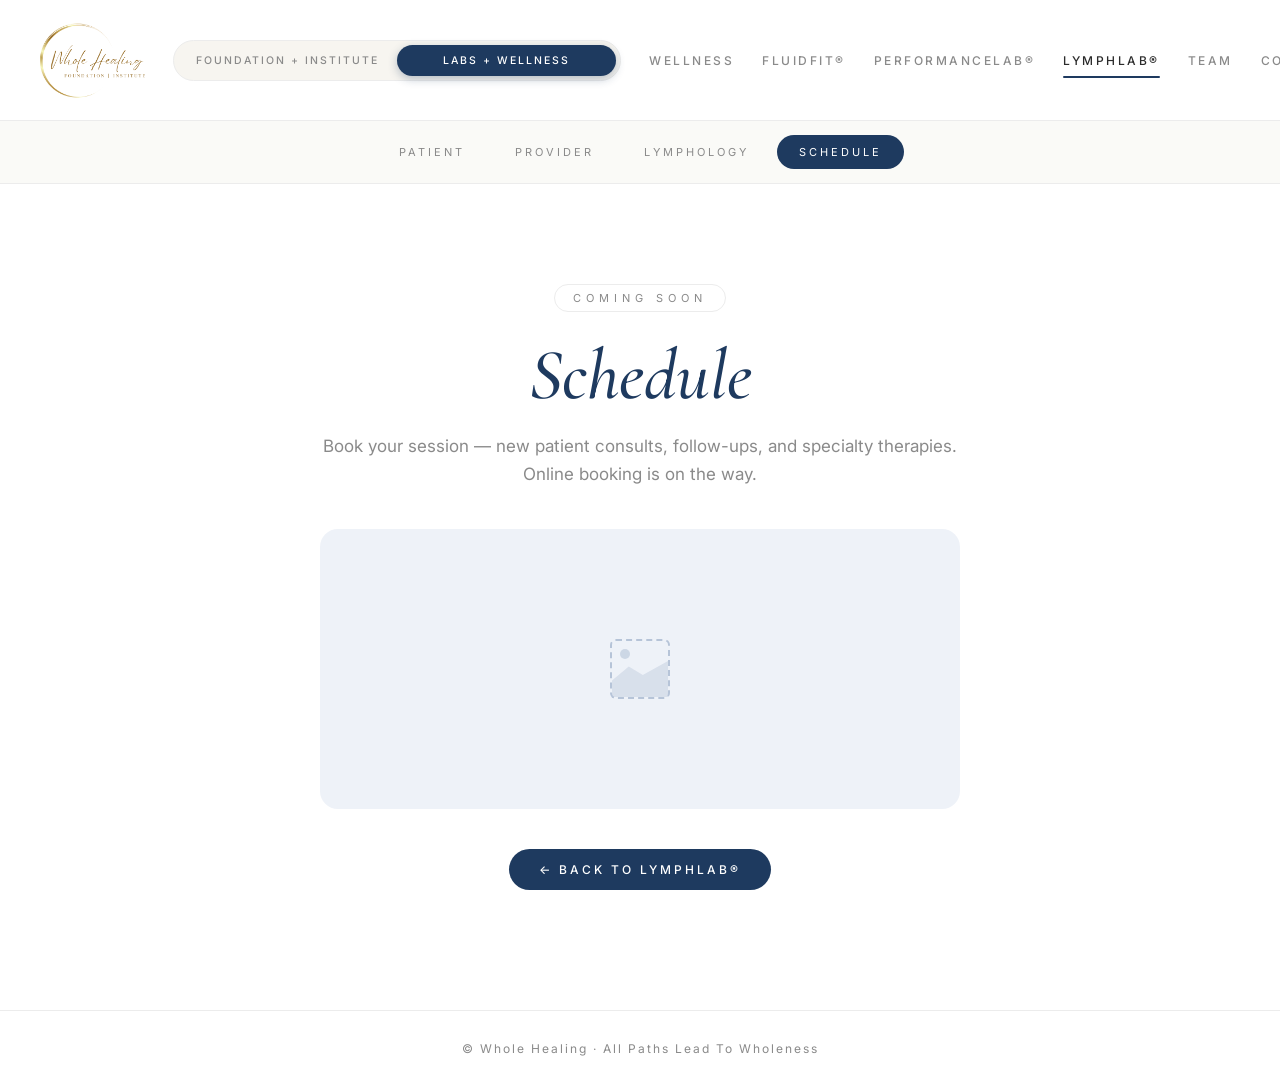
<file: schedule.html>
<!DOCTYPE html>
<html lang="en">
<head>
<meta charset="UTF-8" />
<meta name="viewport" content="width=device-width, initial-scale=1.0" />
<title>Schedule — LymphLAB® — Whole Healing</title>
<link rel="preconnect" href="https://fonts.googleapis.com">
<link rel="preconnect" href="https://fonts.gstatic.com" crossorigin>
<link href="https://fonts.googleapis.com/css2?family=Cormorant+Garamond:wght@400;500;600;700&family=Inter:wght@300;400;500;600&display=swap" rel="stylesheet">
<link rel="stylesheet" href="styles.css">
</head>
<body>
  <nav class="nav">
    <a href="index.html" class="nav-brand">
      <img src="whole-healing-logo-update.png" alt="Whole Healing" />
      <span class="nav-brand-name">Whole Healing</span>
    </a>
    <div class="nav-toggle lw" role="tablist">
      <span class="nav-toggle-indicator"></span>
      <a href="foundation-institute.html">Foundation + Institute</a>
      <a class="active" href="labs-wellness.html">LABs + Wellness</a>
    </div>
    <div class="nav-menu navy">
      <a href="wellness.html">Wellness</a>
      <a href="fluidfit.html">FluidFIT®</a>
      <a href="perfor-lab.html">PerformanceLAB®</a>
      <a class="active" href="lymph-lab.html">LymphLAB®</a>
      <a href="team.html">Team</a>
      <a href="contact.html">Contact</a>
    </div>
  </nav>

  <nav class="submenu" aria-label="LymphLAB® sections">
    <a href="patient.html">Patient</a>
    <a href="provider.html">Provider</a>
    <a href="lymphology.html">Lymphology</a>
    <a class="active" href="schedule.html">Schedule</a>
  </nav>

  <section class="coming-soon navy">
    <span class="badge">Coming Soon</span>
    <h1><em>Schedule</em></h1>
    <p>Book your session — new patient consults, follow-ups, and specialty therapies. Online booking is on the way.</p>
    <div class="big-filler"><div class="filler-icon"></div></div>
    <a href="lymph-lab.html" class="back-link">← Back to LymphLAB®</a>
  </section>

  <footer>© Whole Healing · All Paths Lead To Wholeness</footer>
<script src="nav.js" defer></script>
</body>
</html>
</file>
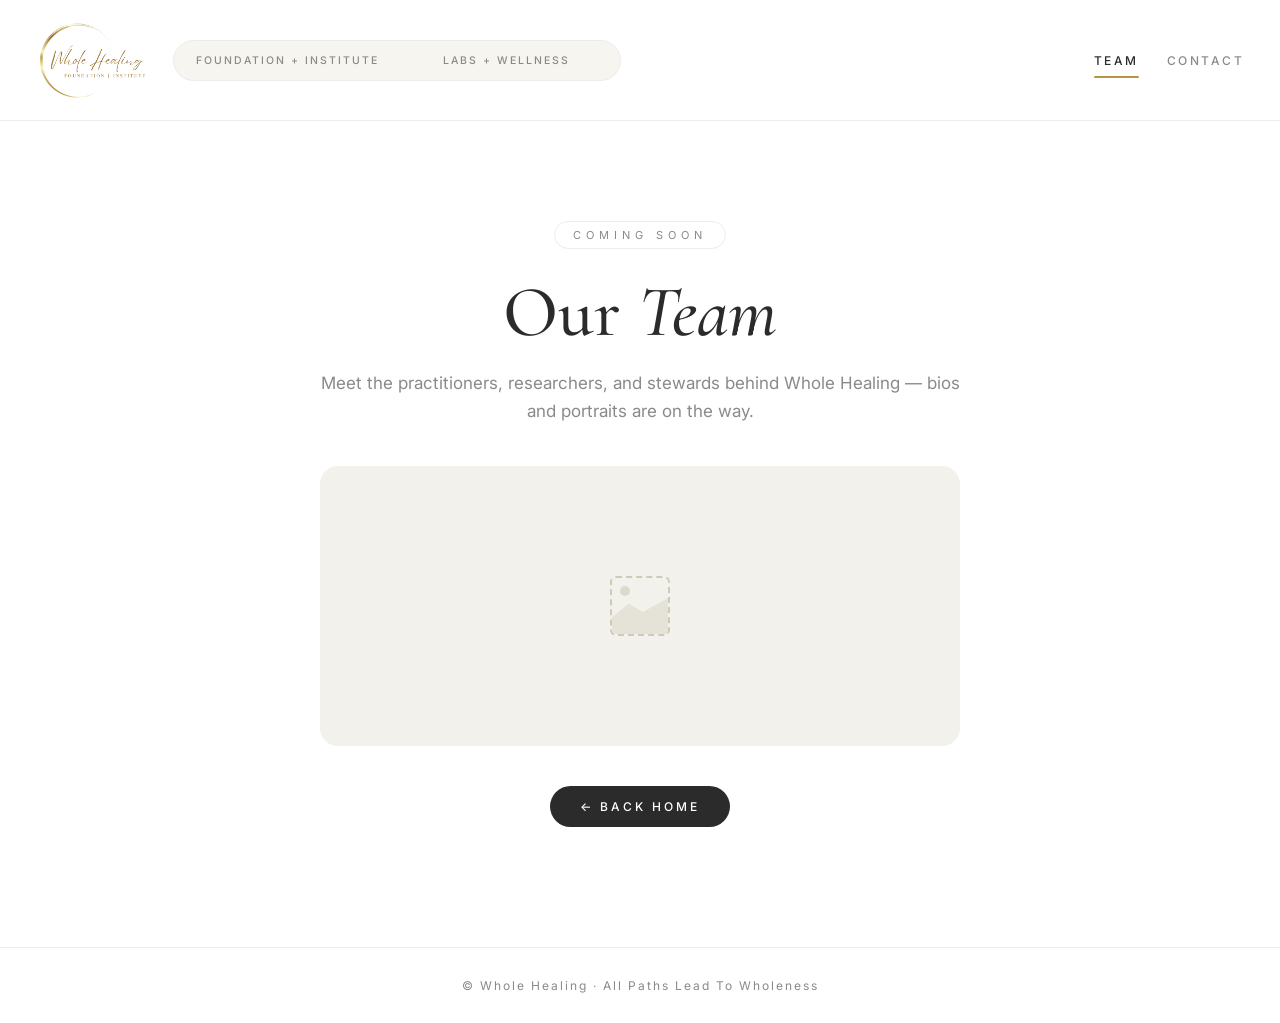
<file: team.html>
<!DOCTYPE html>
<html lang="en">
<head>
<meta charset="UTF-8" />
<meta name="viewport" content="width=device-width, initial-scale=1.0" />
<title>Team — Whole Healing</title>
<link rel="preconnect" href="https://fonts.googleapis.com">
<link rel="preconnect" href="https://fonts.gstatic.com" crossorigin>
<link href="https://fonts.googleapis.com/css2?family=Cormorant+Garamond:wght@400;500;600;700&family=Inter:wght@300;400;500;600&display=swap" rel="stylesheet">
<link rel="stylesheet" href="styles.css">
</head>
<body>
  <nav class="nav">
    <a href="index.html" class="nav-brand">
      <img src="whole-healing-logo-update.png" alt="Whole Healing" />
      <span class="nav-brand-name">Whole Healing</span>
    </a>
    <div class="nav-toggle neutral" role="tablist" aria-label="Switch experience">
      <span class="nav-toggle-indicator"></span>
      <a href="foundation-institute.html">Foundation + Institute</a>
      <a href="labs-wellness.html">LABs + Wellness</a>
    </div>
    <div class="nav-menu">
      <a class="active" href="team.html">Team</a>
      <a href="contact.html">Contact</a>
    </div>
  </nav>

  <section class="coming-soon neutral">
    <span class="badge">Coming Soon</span>
    <h1>Our <em>Team</em></h1>
    <p>Meet the practitioners, researchers, and stewards behind Whole Healing — bios and portraits are on the way.</p>
    <div class="big-filler"><div class="filler-icon"></div></div>
    <a href="index.html" class="back-link">← Back Home</a>
  </section>

  <footer>© Whole Healing · All Paths Lead To Wholeness</footer>
<script src="nav.js" defer></script>
</body>
</html>
</file>
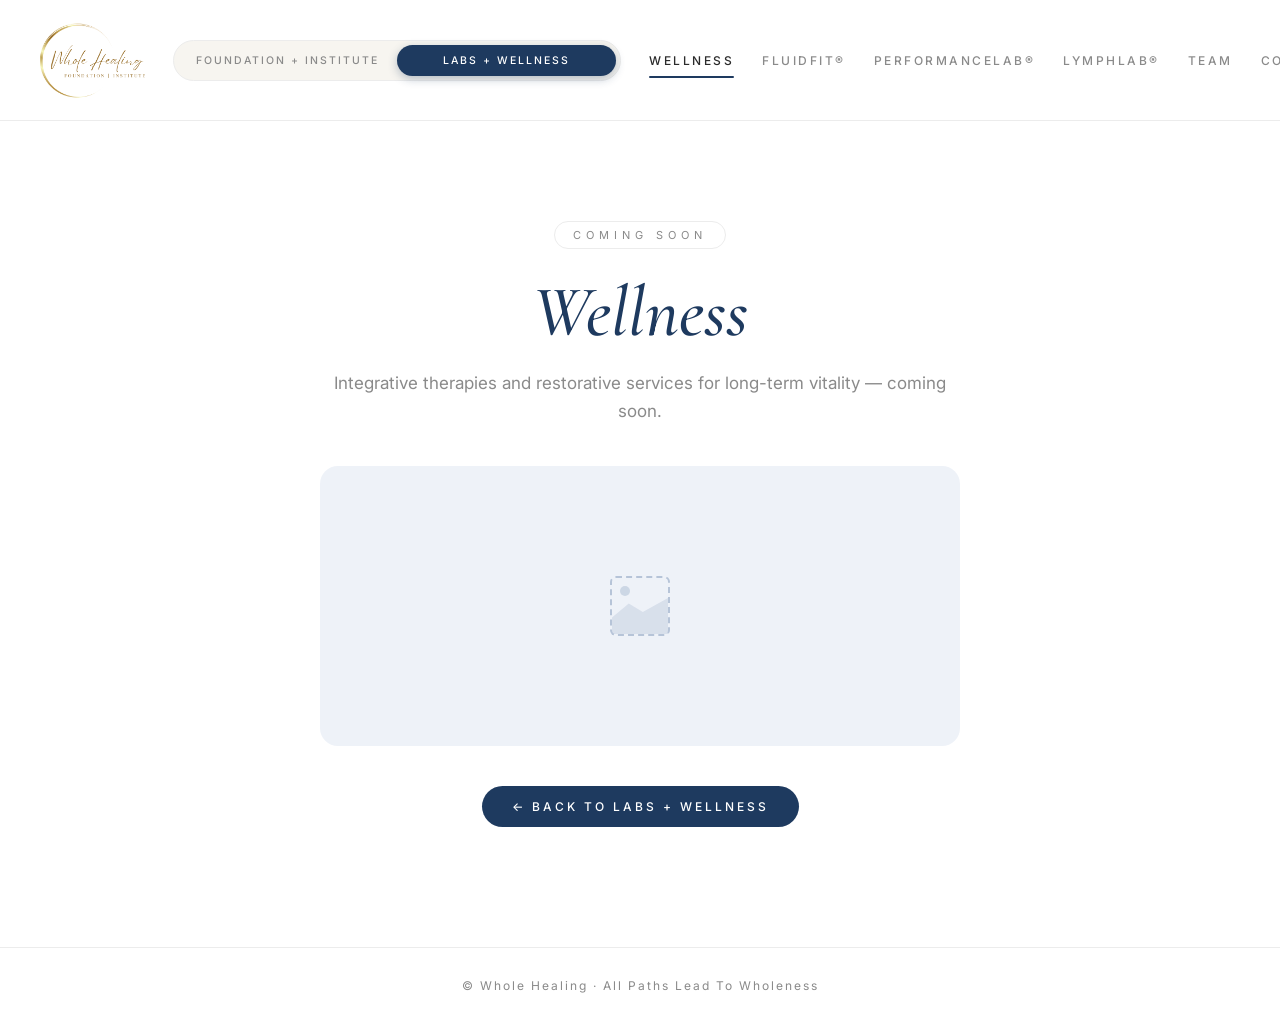
<file: wellness.html>
<!DOCTYPE html>
<html lang="en">
<head>
<meta charset="UTF-8" />
<meta name="viewport" content="width=device-width, initial-scale=1.0" />
<title>Wellness — Whole Healing</title>
<link rel="preconnect" href="https://fonts.googleapis.com">
<link rel="preconnect" href="https://fonts.gstatic.com" crossorigin>
<link href="https://fonts.googleapis.com/css2?family=Cormorant+Garamond:wght@400;500;600;700&family=Inter:wght@300;400;500;600&display=swap" rel="stylesheet">
<link rel="stylesheet" href="styles.css">
</head>
<body>
  <nav class="nav">
    <a href="index.html" class="nav-brand">
      <img src="whole-healing-logo-update.png" alt="Whole Healing" />
      <span class="nav-brand-name">Whole Healing</span>
    </a>
    <div class="nav-toggle lw" role="tablist">
      <span class="nav-toggle-indicator"></span>
      <a href="foundation-institute.html">Foundation + Institute</a>
      <a class="active" href="labs-wellness.html">LABs + Wellness</a>
    </div>
    <div class="nav-menu navy">
      <a class="active" href="wellness.html">Wellness</a>
      <a href="fluidfit.html">FluidFIT®</a>
      <a href="perfor-lab.html">PerformanceLAB®</a>
      <a href="lymph-lab.html">LymphLAB®</a>
      <a href="team.html">Team</a>
      <a href="contact.html">Contact</a>
    </div>
  </nav>

  <section class="coming-soon navy">
    <span class="badge">Coming Soon</span>
    <h1><em>Wellness</em></h1>
    <p>Integrative therapies and restorative services for long-term vitality — coming soon.</p>
    <div class="big-filler"><div class="filler-icon"></div></div>
    <a href="labs-wellness.html" class="back-link">← Back to LABs + Wellness</a>
  </section>

  <footer>© Whole Healing · All Paths Lead To Wholeness</footer>
<script src="nav.js" defer></script>
</body>
</html>
</file>
<file: styles.css>
/* Whole Healing — shared styles for inner pages */
:root {
  --gold: #b8943f;
  --gold-light: #d4b36a;
  --gold-soft: #f3ead6;
  --navy: #1e3a5f;
  --navy-light: #2d4f7a;
  --navy-soft: #e5ecf4;
  --white: #ffffff;
  --ink: #2b2b2b;
  --muted: #8a8a8a;
  --line: #ececec;
  --filler: #f3f1ec;
}
* { box-sizing: border-box; margin: 0; padding: 0; }
body {
  font-family: 'Inter', sans-serif;
  background: var(--white);
  color: var(--ink);
  min-height: 100vh;
}
a { color: inherit; text-decoration: none; }

/* ===== Top navigation (primary) ===== */
.nav {
  display: flex;
  align-items: center;
  padding: 18px 36px;
  border-bottom: 1px solid var(--line);
  background: #fff;
  position: sticky;
  top: 0;
  z-index: 50;
  gap: 28px;
  min-height: 100px;
}
.nav-brand {
  display: flex;
  align-items: center;
  gap: 12px;
  flex-shrink: 0;
}
.nav-brand img { height: 84px; width: auto; display: block; }
.nav-brand-name { display: none; }

/* Horizontal menu items inside the nav — sit right of the (fixed) toggle */
.nav-menu {
  display: flex;
  gap: 28px;
  align-items: center;
  margin-left: auto;
}
.nav-menu a {
  font-size: 12px;
  letter-spacing: 2.5px;
  text-transform: uppercase;
  font-weight: 500;
  color: var(--muted);
  padding: 8px 0;
  position: relative;
  transition: color 0.2s ease;
  white-space: nowrap;
}
.nav-menu a:hover { color: var(--ink); }
.nav-menu a.active { color: var(--ink); }
.nav-menu a.active::after {
  content: '';
  position: absolute;
  left: 0;
  right: 0;
  bottom: -2px;
  height: 2px;
  border-radius: 2px;
  background: var(--gold);
}
.nav-menu.navy a.active::after { background: var(--navy); }
.nav-menu.gold a.active::after { background: var(--gold); }

/* Toggle sits right next to the logo on the left — fixed in the flow so it never shifts when clicked */
.nav-toggle {
  position: relative;
  display: inline-grid;
  grid-template-columns: 1fr 1fr;
  background: #f7f5f0;
  border: 1px solid var(--line);
  border-radius: 999px;
  padding: 4px;
  flex-shrink: 0;
}
.nav-toggle-indicator {
  position: absolute;
  top: 4px;
  bottom: 4px;
  left: 4px;
  width: calc(50% - 4px);
  border-radius: 999px;
  transition: transform 0.4s cubic-bezier(0.4, 0, 0.2, 1), background 0.3s, opacity 0.3s;
}
.nav-toggle.fi .nav-toggle-indicator { background: var(--gold); box-shadow: 0 3px 10px rgba(184,148,63,0.3); }
.nav-toggle.lw .nav-toggle-indicator { background: var(--navy); box-shadow: 0 3px 10px rgba(30,58,95,0.3); transform: translateX(100%); }
.nav-toggle.neutral .nav-toggle-indicator { opacity: 0; }

.nav-toggle a {
  position: relative;
  z-index: 2;
  padding: 9px 18px;
  text-align: center;
  font-size: 10.5px;
  letter-spacing: 2px;
  text-transform: uppercase;
  font-weight: 500;
  color: var(--muted);
  transition: color 0.3s;
  white-space: nowrap;
  cursor: pointer;
}
.nav-toggle a.active { color: #fff; }
.nav-toggle.neutral a { color: var(--muted); }
.nav-toggle.neutral a:hover { color: var(--ink); }

/* ===== Secondary menu ===== */
.submenu {
  background: #fafaf7;
  border-bottom: 1px solid var(--line);
  display: flex;
  justify-content: center;
  padding: 14px 20px;
  gap: 6px;
  flex-wrap: wrap;
}
.submenu a {
  padding: 10px 22px;
  font-size: 11px;
  letter-spacing: 3px;
  text-transform: uppercase;
  color: var(--muted);
  border-radius: 999px;
  transition: all 0.25s ease;
}
.submenu a:hover { color: var(--ink); background: #fff; }
.submenu a.active {
  background: var(--navy);
  color: #fff;
}
.submenu.gold a.active { background: var(--gold); }

/* ===== Hero ===== */
.hero {
  text-align: center;
  padding: 70px 24px 50px;
  max-width: 820px;
  margin: 0 auto;
}
.hero .eyebrow {
  display: inline-block;
  font-size: 11px;
  letter-spacing: 4px;
  text-transform: uppercase;
  padding: 6px 18px;
  border-radius: 999px;
  margin-bottom: 20px;
}
.hero.gold .eyebrow { color: var(--gold); border: 1px solid var(--gold); }
.hero.navy .eyebrow { color: var(--navy); border: 1px solid var(--navy); }
.hero h1 {
  font-family: 'Cormorant Garamond', serif;
  font-weight: 500;
  font-size: 58px;
  line-height: 1.1;
  margin-bottom: 16px;
}
.hero.gold h1 em { color: var(--gold); font-style: italic; }
.hero.navy h1 em { color: var(--navy); font-style: italic; }
.hero p {
  font-size: 16px;
  line-height: 1.7;
  color: var(--muted);
  max-width: 560px;
  margin: 0 auto;
}

/* ===== Menu cards ===== */
.cards {
  max-width: 1280px;
  margin: 0 auto;
  padding: 20px 40px 80px;
  display: grid;
  gap: 22px;
}
.cards.two { grid-template-columns: repeat(2, 1fr); }
.cards.four { grid-template-columns: repeat(4, 1fr); }

.card {
  background: #fff;
  border: 1px solid var(--line);
  border-radius: 18px;
  overflow: hidden;
  display: flex;
  flex-direction: column;
  transition: all 0.35s ease;
  cursor: pointer;
}
.card:hover {
  transform: translateY(-6px);
  box-shadow: 0 24px 60px rgba(0,0,0,0.08);
}
.card.gold:hover { border-color: var(--gold-light); }
.card.navy:hover { border-color: var(--navy-light); }

.card-filler {
  aspect-ratio: 16 / 10;
  background: var(--filler);
  display: flex;
  align-items: center;
  justify-content: center;
  position: relative;
  overflow: hidden;
}
.card.gold .card-filler { background: #f7f1df; color: #d9c787; }
.card.navy .card-filler { background: #eef2f8; color: #b6c4d8; }

.filler-icon {
  width: 44px;
  height: 44px;
  border: 2px dashed currentColor;
  border-radius: 6px;
  position: relative;
}
.filler-icon::before {
  content: '';
  position: absolute;
  width: 10px;
  height: 10px;
  border-radius: 50%;
  background: currentColor;
  top: 8px;
  left: 8px;
  opacity: 0.6;
}
.filler-icon::after {
  content: '';
  position: absolute;
  inset: 0;
  background: currentColor;
  clip-path: polygon(0 70%, 30% 45%, 55% 60%, 100% 35%, 100% 100%, 0 100%);
  opacity: 0.4;
}

.card-body {
  padding: 26px 26px 30px;
  flex: 1;
  display: flex;
  flex-direction: column;
}
.card-tag {
  font-size: 10px;
  letter-spacing: 3px;
  text-transform: uppercase;
  margin-bottom: 10px;
}
.card.gold .card-tag { color: var(--gold); }
.card.navy .card-tag { color: var(--navy); }
.card h3 {
  font-family: 'Cormorant Garamond', serif;
  font-weight: 500;
  font-size: 30px;
  margin-bottom: 10px;
}
.card p {
  font-size: 13.5px;
  line-height: 1.65;
  color: var(--muted);
  margin-bottom: 22px;
  flex: 1;
}
.card-arrow {
  display: inline-flex;
  align-items: center;
  gap: 8px;
  font-size: 11px;
  letter-spacing: 2.5px;
  text-transform: uppercase;
  font-weight: 500;
}
.card.gold .card-arrow { color: var(--gold); }
.card.navy .card-arrow { color: var(--navy); }
.card-arrow span { transition: transform 0.3s; display: inline-block; }
.card:hover .card-arrow span { transform: translateX(6px); }

/* ===== Hero filler photo for hub pages ===== */
.hero-filler {
  max-width: 1080px;
  margin: 0 auto 80px;
  padding: 0 40px;
}
.hero-filler-inner {
  aspect-ratio: 16 / 8;
  border-radius: 18px;
  background: var(--filler);
  display: flex;
  align-items: center;
  justify-content: center;
  overflow: hidden;
}
.hero-filler.gold .hero-filler-inner { background: #f7f1df; }
.hero-filler.navy .hero-filler-inner { background: #eef2f8; }
.hero-filler-inner img {
  max-height: 78%;
  max-width: 62%;
  width: auto;
  height: auto;
  object-fit: contain;
  opacity: 0.9;
}
@media (max-width: 820px) {
  .hero-filler { padding: 0 20px; margin-bottom: 50px; }
  .hero-filler-inner { aspect-ratio: 4 / 3; }
}

/* ===== Typographic menu (no boxes) ===== */
.menu-list {
  max-width: 880px;
  margin: 0 auto;
  padding: 10px 40px 80px;
  display: flex;
  flex-direction: column;
}
.menu-item {
  display: flex;
  align-items: center;
  justify-content: space-between;
  padding: 32px 8px;
  border-top: 1px solid var(--line);
  transition: padding 0.3s ease, color 0.3s ease;
}
.menu-item:last-child { border-bottom: 1px solid var(--line); }
.menu-item:hover { padding-left: 24px; }

.menu-item-left {
  display: flex;
  flex-direction: column;
  gap: 6px;
}
.menu-item-tag {
  font-size: 10px;
  letter-spacing: 3px;
  text-transform: uppercase;
  color: var(--muted);
}
.menu-item.gold .menu-item-tag { color: var(--gold); }
.menu-item.navy .menu-item-tag { color: var(--navy); }

.menu-item-title {
  font-family: 'Cormorant Garamond', serif;
  font-weight: 500;
  font-size: 48px;
  line-height: 1;
  color: var(--ink);
  transition: color 0.3s ease;
}
.menu-item.gold:hover .menu-item-title { color: var(--gold); }
.menu-item.navy:hover .menu-item-title { color: var(--navy); }

.menu-item-arrow {
  font-size: 24px;
  opacity: 0;
  transform: translateX(-8px);
  transition: opacity 0.3s ease, transform 0.3s ease;
}
.menu-item.gold .menu-item-arrow { color: var(--gold); }
.menu-item.navy .menu-item-arrow { color: var(--navy); }
.menu-item:hover .menu-item-arrow {
  opacity: 1;
  transform: translateX(0);
}

@media (max-width: 820px) {
  .menu-list { padding: 0 20px 60px; }
  .menu-item { padding: 22px 4px; }
  .menu-item:hover { padding-left: 12px; }
  .menu-item-title { font-size: 34px; }
}

/* ===== Coming Soon page ===== */
.coming-soon {
  max-width: 720px;
  margin: 0 auto;
  padding: 100px 40px 120px;
  text-align: center;
}
.coming-soon .badge {
  display: inline-block;
  font-size: 11px;
  letter-spacing: 5px;
  text-transform: uppercase;
  color: var(--muted);
  padding: 6px 18px;
  border: 1px solid var(--line);
  border-radius: 999px;
  margin-bottom: 26px;
}
.coming-soon h1 {
  font-family: 'Cormorant Garamond', serif;
  font-weight: 500;
  font-size: 72px;
  line-height: 1.05;
  margin-bottom: 18px;
}
.coming-soon h1 em { font-style: italic; }
.coming-soon.gold h1 em { color: var(--gold); }
.coming-soon.navy h1 em { color: var(--navy); }
.coming-soon p {
  font-size: 17px;
  line-height: 1.7;
  color: var(--muted);
  margin-bottom: 40px;
}
.coming-soon .big-filler {
  aspect-ratio: 16 / 7;
  background: var(--filler);
  border-radius: 18px;
  display: flex;
  align-items: center;
  justify-content: center;
  color: #cfcab8;
  margin-bottom: 40px;
}
.coming-soon.gold .big-filler { background: #f7f1df; color: #d9c787; }
.coming-soon.navy .big-filler { background: #eef2f8; color: #b6c4d8; }
.coming-soon .big-filler .filler-icon {
  width: 60px;
  height: 60px;
}
.coming-soon .back-link {
  display: inline-flex;
  align-items: center;
  gap: 10px;
  padding: 13px 30px;
  border-radius: 999px;
  font-size: 12px;
  letter-spacing: 3px;
  text-transform: uppercase;
  font-weight: 500;
  transition: all 0.3s;
}
.coming-soon.gold .back-link { background: var(--gold); color: #fff; }
.coming-soon.gold .back-link:hover { background: #a27f30; }
.coming-soon.navy .back-link { background: var(--navy); color: #fff; }
.coming-soon.navy .back-link:hover { background: #15283f; }
.coming-soon.neutral .back-link { background: var(--ink); color: #fff; }
.coming-soon.neutral .back-link:hover { background: #000; }

/* ===== Footer ===== */
footer {
  border-top: 1px solid var(--line);
  text-align: center;
  padding: 30px;
  font-size: 12px;
  letter-spacing: 2px;
  color: var(--muted);
}

/* ===== Hamburger button (hidden on desktop) ===== */
.nav-hamburger {
  display: none;
  background: none;
  border: 0;
  cursor: pointer;
  padding: 10px;
  margin-left: auto;
  flex-direction: column;
  gap: 5px;
  align-items: center;
  justify-content: center;
}
.nav-hamburger span {
  display: block;
  width: 26px;
  height: 2px;
  background: var(--ink);
  border-radius: 2px;
  transition: transform 0.3s ease, opacity 0.25s ease;
  transform-origin: center;
}
.nav.nav-open .nav-hamburger span:nth-child(1) {
  transform: translateY(7px) rotate(45deg);
}
.nav.nav-open .nav-hamburger span:nth-child(2) {
  opacity: 0;
}
.nav.nav-open .nav-hamburger span:nth-child(3) {
  transform: translateY(-7px) rotate(-45deg);
}

/* Drawer wrapper (inline on desktop, becomes a slide-down panel on mobile) */
.nav-drawer {
  display: flex;
  align-items: center;
  gap: 28px;
  flex: 1;
  margin-left: 0;
}

/* ===== Tablet tweaks ===== */
@media (max-width: 1100px) {
  .nav-menu { gap: 22px; }
  .nav-menu a { font-size: 11px; letter-spacing: 1.8px; }
  .cards.four { grid-template-columns: repeat(2, 1fr); }
}

/* ===== Mobile (hamburger drawer) ===== */
@media (max-width: 900px) {
  .nav {
    padding: 12px 20px;
    min-height: 76px;
    gap: 12px;
    position: sticky;
  }
  .nav-brand img { height: 56px; }
  .nav-hamburger { display: flex; }

  /* Collapse the drawer by default; slide open when nav-open is set */
  .nav-drawer {
    position: absolute;
    top: 100%;
    left: 0;
    right: 0;
    flex-direction: column;
    align-items: stretch;
    gap: 24px;
    padding: 28px 24px 36px;
    background: #fff;
    border-bottom: 1px solid var(--line);
    box-shadow: 0 16px 40px rgba(0,0,0,0.08);
    transform: translateY(-12px);
    opacity: 0;
    pointer-events: none;
    transition: transform 0.3s ease, opacity 0.25s ease;
    z-index: 45;
  }
  .nav.nav-open .nav-drawer {
    transform: translateY(0);
    opacity: 1;
    pointer-events: auto;
  }

  /* Toggle — full-width inside the drawer */
  .nav-toggle {
    margin: 0 auto;
    width: 100%;
    max-width: 420px;
  }
  .nav-toggle a { padding: 11px 10px; font-size: 11px; letter-spacing: 1.5px; }

  /* Menu — vertical stack */
  .nav-menu {
    flex-direction: column;
    align-items: center;
    gap: 18px;
    margin: 0;
  }
  .nav-menu a {
    font-size: 13px;
    letter-spacing: 2.2px;
    padding: 10px 0;
  }
  .nav-menu a.active::after { bottom: 4px; }

  /* Secondary submenu (Lymph Lab) wraps and scrolls if needed */
  .submenu {
    gap: 4px;
    padding: 10px 16px;
    overflow-x: auto;
    flex-wrap: nowrap;
    justify-content: flex-start;
    -webkit-overflow-scrolling: touch;
  }
  .submenu a { padding: 8px 14px; letter-spacing: 2px; white-space: nowrap; }

  /* Hero + content scale down */
  .hero { padding: 50px 22px 36px; }
  .hero h1 { font-size: 40px; }
  .hero p { font-size: 14.5px; }
  .hero-filler { padding: 0 20px; margin-bottom: 50px; }

  .cards.two, .cards.four { grid-template-columns: 1fr; padding: 16px 20px 60px; }
  .coming-soon { padding: 60px 24px 80px; }
  .coming-soon h1 { font-size: 44px; }
  .coming-soon p { font-size: 15px; }
  footer { padding: 24px 20px; font-size: 11px; }
}

/* ===== Small phones ===== */
@media (max-width: 480px) {
  .nav { padding: 10px 16px; }
  .nav-brand img { height: 48px; }
  .hero h1 { font-size: 34px; }
  .coming-soon h1 { font-size: 36px; }
  .nav-toggle a { font-size: 10px; letter-spacing: 1.2px; padding: 10px 6px; }
}
</file>
